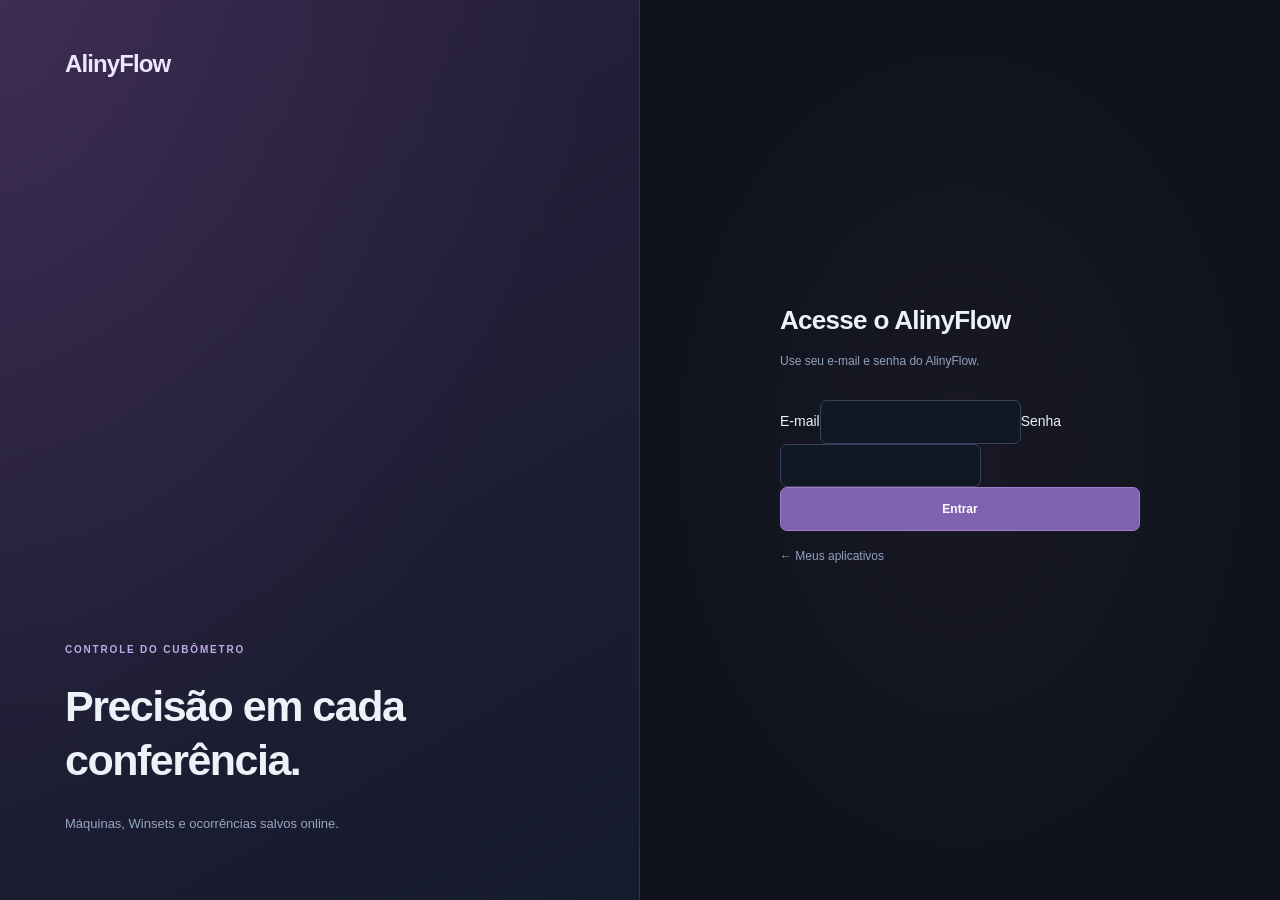
<file: conferencia.html>
<!doctype html><html lang="pt-BR"><head><meta charset="UTF-8"><meta name="viewport" content="width=device-width,initial-scale=1"><title>AlinyFlow · Cubômetro</title><link rel="stylesheet" href="./conferencia.css?v=20261102-2"></head><body><div id="root"></div><script src="./conferencia-client.js"></script><script type="module" src="./conferencia.bundle.js?v=20261102-2"></script></body></html>
</file>
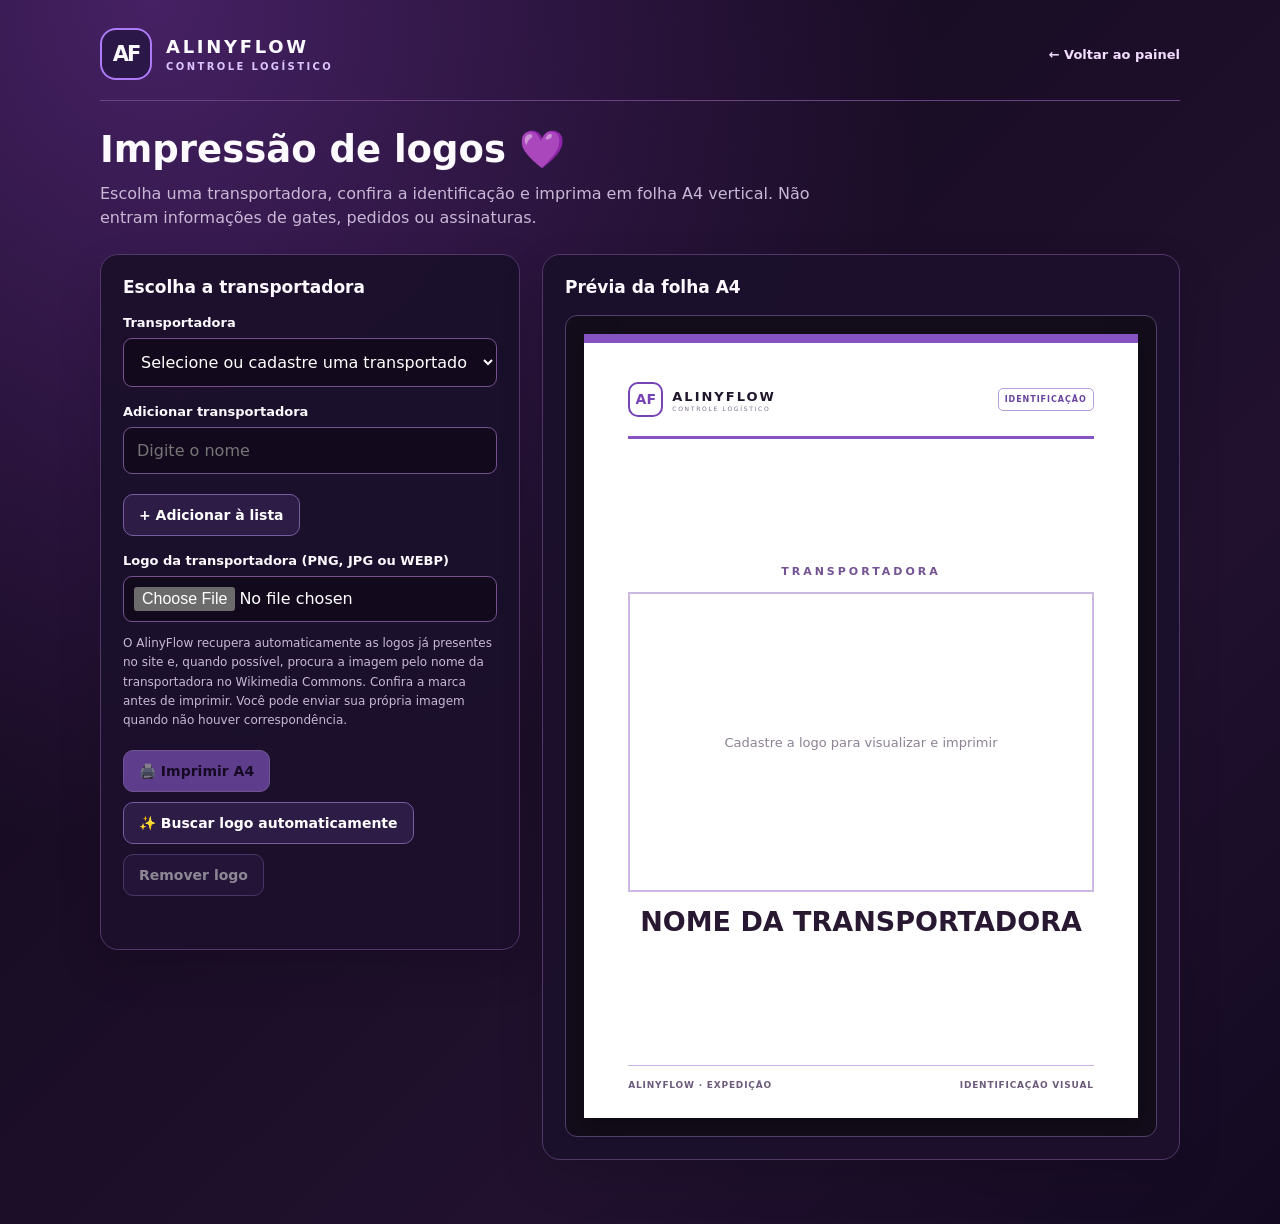
<file: imprimir-logos.html>
<!doctype html>
<html lang="pt-BR">
<head>
<meta charset="utf-8">
<meta name="viewport" content="width=device-width, initial-scale=1">
<title>Imprimir logos das transportadoras | AlinyFlow</title>
<meta name="theme-color" content="#120a20">
<style>
:root{color-scheme:dark;font-family:Inter,system-ui,-apple-system,"Segoe UI",Arial,sans-serif;--purple:#ad7af8;--deep:#120a20;--panel:#21152f;--border:#53376b;--text:#fcf9ff;--muted:#c8b8d6}
*{box-sizing:border-box}
body{margin:0;background:radial-gradient(ellipse at 12% 0%,#462164 0,transparent 49%),linear-gradient(135deg,#100719,#21112f 70%,#130a21);color:var(--text);min-height:100vh}
main{max-width:1120px;margin:0 auto;padding:28px 20px 64px}
.head{display:flex;justify-content:space-between;align-items:center;gap:16px;flex-wrap:wrap;padding:0 0 20px;border-bottom:1px solid #6b4383}
.identity{display:flex;align-items:center;gap:14px}
.mark{display:grid;place-items:center;width:52px;height:52px;border:2px solid #ad7af8;border-radius:16px;background:#2c1749;font-size:21px;font-weight:900;letter-spacing:-2px}
.brand{font-weight:900;letter-spacing:.15em;font-size:18px}
.overline{display:block;color:#dbc5ff;font-size:10px;letter-spacing:.24em;margin-top:4px;font-weight:700}
a{color:#f3ddff;text-decoration:none}
a:hover{text-decoration:underline}
h1{font-size:clamp(25px,4vw,37px);line-height:1.15;margin:28px 0 10px}
.intro{max-width:760px;color:var(--muted);margin:0 0 23px;line-height:1.55}
.layout{display:grid;grid-template-columns:minmax(280px,420px) minmax(290px,1fr);gap:22px;align-items:start}
.panel{border:1px solid var(--border);background:rgba(27,16,44,.97);padding:22px;border-radius:18px;box-shadow:0 18px 45px #0002}
h2{font-size:17px;margin:0 0 18px}
label{display:block;font-weight:700;font-size:13px;margin:17px 0 8px}
input,select{display:block;width:100%;font:inherit;background:#12091d;color:white;padding:13px;border:1px solid #75518d;border-radius:9px;min-height:46px}
input[type=file]{padding:10px}
input:focus,select:focus{outline:2px solid var(--purple);outline-offset:2px}
.actions{display:flex;flex-wrap:wrap;gap:10px;margin-top:20px}
button,.button{border:1px solid #775c9f;background:#2d1c46;color:white;border-radius:10px;padding:12px 15px;font:700 14px system-ui;cursor:pointer}
button.primary{background:#a16bef;color:#13051d;border-color:#c59aff}
button:disabled{opacity:.5;cursor:not-allowed}
.help{font-size:12px;color:var(--muted);line-height:1.6;margin:12px 0 0}
#status{min-height:18px;color:#d5f5dd;font-size:12px;margin-top:13px}
.preview-wrap{padding:18px;border-radius:12px;border:1px solid #523f68;background:#130d1b;overflow:auto}
.paper{background:white;color:#20162c;aspect-ratio:210/297;width:100%;min-height:400px;display:flex;flex-direction:column;border-top:9px solid #8553c2;padding:7% 8% 5%;box-shadow:0 8px 23px #0005}
.paper-head{display:flex;align-items:center;justify-content:space-between;gap:8px;border-bottom:3px solid #8553c2;padding-bottom:19px}
.paper-logo{display:flex;align-items:center;gap:9px}
.paper-mark{display:grid;place-items:center;width:35px;height:35px;color:#7543b4;border:2px solid #7543b4;border-radius:10px;font-size:14px;font-weight:900}
.paper-head strong{font-size:13px;letter-spacing:2px}
.paper-head small{display:block;font-size:6px;letter-spacing:1.7px;color:#7d6e8c}
.paper-badge{border:1px solid #b69cd8;border-radius:5px;padding:6px;color:#68439e;font-size:8px;font-weight:800;letter-spacing:.12em}
.paper-middle{display:flex;flex:1;flex-direction:column;justify-content:center;align-items:center;min-height:0;padding:25px 0;gap:14px}
.eyebrow{font-weight:800;letter-spacing:3px;color:#745394;font-size:11px;text-align:center}
.logo-frame{display:flex;align-items:center;justify-content:center;border:2px solid #cbb9e2;width:100%;height:52%;min-height:145px;background:#fff;padding:15px}
.logo-frame img{display:block;max-width:100%;max-height:100%;object-fit:contain}
.placeholder{text-align:center;color:#8c8194;font-size:13px;padding:20px}
.carrier-title{font-size:clamp(16px,3vw,27px);font-weight:900;color:#281831;line-height:1.2;text-align:center;overflow-wrap:anywhere;max-width:100%;text-transform:uppercase}
.paper-foot{border-top:1px solid #c9b2e5;padding-top:14px;display:flex;justify-content:space-between;font-size:9px;font-weight:800;letter-spacing:.8px;color:#6d5b7c}
.back{font-size:13px;font-weight:700}
@media(max-width:800px){.layout{grid-template-columns:1fr}.panel{padding:16px}.paper{max-width:500px;margin:auto}}
@media print {
  @page{size:A4 portrait;margin:0}
  :root{color-scheme:light}
  body{margin:0!important;background:#fff!important;color:#000!important;min-height:0!important}
  body>*:not(#printSheet){display:none!important}
  #printSheet{display:flex!important}
  .paper{width:210mm!important;height:297mm!important;min-height:0!important;max-height:297mm!important;aspect-ratio:auto!important;box-shadow:none!important;border-top:4mm solid #8553c2!important;padding:14mm 17mm 11mm!important;break-inside:avoid!important;print-color-adjust:exact;-webkit-print-color-adjust:exact}
  .paper-head{padding-bottom:6mm!important}.paper-mark{width:13mm;height:13mm}
  .paper-head strong{font-size:14pt}.paper-head small{font-size:7pt}.paper-badge{font-size:8pt}
  .paper-middle{padding:10mm 0!important;gap:8mm!important}
  .logo-frame{height:128mm!important;min-height:128mm!important;padding:10mm!important}
  .logo-frame img{max-height:110mm!important}
  .eyebrow{font-size:10pt}.carrier-title{font-size:24pt;max-height:42mm;overflow:hidden}
  .paper-foot{font-size:8pt;padding-top:6mm!important}
}
#printSheet{display:none}
</style>
</head>
<body>
<main>
  <header class="head">
    <div class="identity"><div class="mark">AF</div><div><div class="brand">ALINYFLOW</div><span class="overline">CONTROLE LOGÍSTICO</span></div></div>
    <div style="display:flex;gap:16px;flex-wrap:wrap"><a class="back" href="./">← Voltar ao painel</a></div>
  </header>
  <h1>Impressão de logos 💜</h1>
  <p class="intro">Escolha uma transportadora, confira a identificação e imprima em folha A4 vertical. Não entram informações de gates, pedidos ou assinaturas.</p>
  <div class="layout">
    <section class="panel" aria-label="Configurar impressão">
      <h2>Escolha a transportadora</h2>
      <label for="carrier">Transportadora</label>
      <select id="carrier"><option value="">Selecione ou cadastre uma transportadora</option></select>
      <label for="newCarrier">Adicionar transportadora</label>
      <input id="newCarrier" placeholder="Digite o nome" maxlength="100" autocomplete="off">
      <div class="actions"><button id="addCarrier" type="button">+ Adicionar à lista</button></div>
      <label for="upload">Logo da transportadora (PNG, JPG ou WEBP)</label>
      <input id="upload" type="file" accept="image/png,image/jpeg,image/webp">
      <p class="help">O AlinyFlow recupera automaticamente as logos já presentes no site e, quando possível, procura a imagem pelo nome da transportadora no Wikimedia Commons. Confira a marca antes de imprimir. Você pode enviar sua própria imagem quando não houver correspondência.</p>
      <div class="actions">
        <button class="primary" id="print" type="button" disabled>🖨️ Imprimir A4</button>
        <button id="autoSearch" type="button">✨ Buscar logo automaticamente</button>
        <button id="remove" type="button" disabled>Remover logo</button>
      </div>
      <div id="status" role="status" aria-live="polite"></div>
    </section>
    <section class="panel" aria-label="Prévia de impressão">
      <h2>Prévia da folha A4</h2>
      <div class="preview-wrap"><div id="screenPaper"></div></div>
    </section>
  </div>
</main>
<div id="printSheet" aria-hidden="true"></div>
<script src="./auto-logo-lookup.js"></script>
<script>
(function(){
  'use strict';
  var key='alinyflow_logos_individuais_v1';
  var catalogKey='alinyflow_carrier_catalog_v1';
  var state={names:[],logos:{}};
  var autoChecked={},autoPending={},logoSources={};
  var $=function(id){return document.getElementById(id)};
  function clean(s){return String(s||'').trim().replace(/\s+/g,' ')}
  function norm(s){return clean(s).normalize('NFD').replace(/[\u0300-\u036f]/g,'').toLowerCase()}
  function validSrc(s){return typeof s==='string' && (/^data:image\/(png|jpeg|webp);base64,/i.test(s)||/^https:\/\//i.test(s))}
  function addName(name){name=clean(name);if(name && !state.names.some(function(x){return norm(x)===norm(name)})) state.names.push(name)}
  function safeParse(raw){try{return JSON.parse(raw)}catch(e){return null}}
  function normalizedMatch(a,b){
    if(norm(a)===norm(b))return true;
    var normalizeBusiness=window.afAutoLogos&&window.afAutoLogos.businessName;
    return !!(normalizeBusiness&&normalizeBusiness(a).length>=5&&normalizeBusiness(a)===normalizeBusiness(b));
  }
  function mergeLogos(obj,onlyMissing){
    if(!obj||typeof obj!=='object'||Array.isArray(obj))return;
    Object.keys(obj).forEach(function(name){
      var value=obj[name];
      if(!validSrc(value))return;
      addName(name);
      if(!onlyMissing || !srcFor(name)) state.logos[name]=value;
    })
  }
  // Recupera mapas de logos utilizados em versões anteriores do mesmo site.
  function restore(){
    var saved=safeParse(localStorage.getItem(key));
    if(saved&&Array.isArray(saved.names))saved.names.forEach(addName);
    if(saved&&saved.logos)mergeLogos(saved.logos,false);
    var catalog=safeParse(localStorage.getItem(catalogKey));
    if(Array.isArray(catalog)) catalog.forEach(addName);
    try{
      for(var i=0;i<localStorage.length;i++){
        var storageKey=localStorage.key(i);
        if(storageKey===key || !/logo/i.test(storageKey||''))continue;
        var obj=safeParse(localStorage.getItem(storageKey));
        mergeLogos(obj,true);
      }
    }catch(e){}
  }
  function save(){
    try{localStorage.setItem(key,JSON.stringify(state));localStorage.setItem(catalogKey,JSON.stringify(state.names));return true}
    catch(e){notice('Sem espaço para salvar permanentemente. A logo permanece disponível nesta página.');return false}
  }
  function notice(message){$('status').textContent=message}
  function selected(){return $('carrier').value}
  function srcFor(name){
    var key=Object.keys(state.logos).find(function(k){return normalizedMatch(k,name)});
    return key ? state.logos[key] : null;
  }
  async function loadSiteLogos(){
    if(!window.afAutoLogos)return;
    var all=await window.afAutoLogos.bundled();
    var count=Object.keys(all).length;
    mergeLogos(all,true); // Nunca substitui uma logo enviada pela pessoa.
    render();
    if(selected()) await ensureAuto(selected());
    if(count&&srcFor(selected()))notice('Logo recuperada automaticamente do AlinyFlow. Confira a prévia e imprima.');
  }
  async function ensureAuto(name,force){
    if(!name || srcFor(name))return;
    var key=norm(name);
    if(autoPending[key])return autoPending[key];
    if(autoChecked[key]&&!force)return;
    autoChecked[key]=true;
    if(!window.afAutoLogos)return;
    notice('Procurando a logo de '+name+' automaticamente…');
    autoPending[key]=(async function(){
      try{
        var result=await window.afAutoLogos.lookup(name);
        if(result&&validSrc(result.src)&&!srcFor(name)){
          var verify=new Image();verify.src=result.src;
          if(verify.decode)await verify.decode();
          state.logos[name]=result.src;logoSources[key]=result.source;
          save();render();
          if(selected()===name)notice('Logo encontrada no '+result.source+'. Confira a marca na prévia antes de imprimir.');
        }else if(selected()===name && !srcFor(name)){
          notice('Não encontrei uma logo segura para esse nome. Você pode enviar uma imagem da transportadora.');
        }
      }catch(e){
        if(selected()===name&&!srcFor(name))notice('Busca automática indisponível agora. Você ainda pode enviar a logo.');
      }finally{delete autoPending[key];}
    })();
    return autoPending[key];
  }
  function makePaper(name,src){
    var paper=document.createElement('div');paper.className='paper';
    var head=document.createElement('div');head.className='paper-head';
    var left=document.createElement('div');left.className='paper-logo';
    var emblem=document.createElement('span');emblem.className='paper-mark';emblem.textContent='AF';
    var brand=document.createElement('div');
    var strong=document.createElement('strong');strong.textContent='ALINYFLOW';
    var small=document.createElement('small');small.textContent='CONTROLE LOGÍSTICO';
    brand.append(strong,small);left.append(emblem,brand);
    var badge=document.createElement('span');badge.className='paper-badge';badge.textContent='IDENTIFICAÇÃO';
    head.append(left,badge);
    var middle=document.createElement('div');middle.className='paper-middle';
    var eyebrow=document.createElement('div');eyebrow.className='eyebrow';eyebrow.textContent='TRANSPORTADORA';
    var frame=document.createElement('div');frame.className='logo-frame';
    if(src){var img=document.createElement('img');img.src=src;img.alt='Logo de '+name;frame.append(img)}
    else {var blank=document.createElement('div');blank.className='placeholder';blank.textContent='Cadastre a logo para visualizar e imprimir';frame.append(blank)}
    var title=document.createElement('div');title.className='carrier-title';title.textContent=name||'Nome da transportadora';
    middle.append(eyebrow,frame,title);
    var foot=document.createElement('div');foot.className='paper-foot';
    var f1=document.createElement('span');f1.textContent='ALINYFLOW · EXPEDIÇÃO';
    var f2=document.createElement('span');f2.textContent='IDENTIFICAÇÃO VISUAL';
    foot.append(f1,f2);paper.append(head,middle,foot);
    return paper;
  }
  function render(){
    var current=selected();
    state.names.sort(function(a,b){return a.localeCompare(b,'pt-BR')});
    var select=$('carrier');
    select.replaceChildren(new Option('Selecione ou cadastre uma transportadora',''));
    state.names.forEach(function(n){select.add(new Option(n,n))});
    if(state.names.includes(current))select.value=current;
    if(!select.value && state.names.length===1)select.value=state.names[0];
    var name=selected(),src=srcFor(name);
    $('screenPaper').replaceChildren(makePaper(name,src));
    $('print').disabled=!name||!src;
    $('remove').disabled=!name||!src;
  }
  $('addCarrier').addEventListener('click',function(){
    var name=clean($('newCarrier').value);
    if(!name){notice('Digite o nome da transportadora.');return}
    addName(name);save();render();
    var matched=state.names.find(function(s){return norm(s)===norm(name)});
    $('carrier').value=matched;
    $('newCarrier').value='';render();
    notice('Transportadora adicionada. Buscando a logo automaticamente…');
    ensureAuto(matched);
  });
  $('newCarrier').addEventListener('keydown',function(e){if(e.key==='Enter')$('addCarrier').click()});
  $('carrier').addEventListener('change',function(){render();notice('');ensureAuto(selected())});
  $('autoSearch').addEventListener('click',function(){var name=selected();if(!name){notice('Selecione uma transportadora primeiro.');return}if(srcFor(name)){notice('Esta transportadora já tem uma logo. Para substituir, envie uma imagem ou remova a atual.');return}ensureAuto(name,true)});
  $('upload').addEventListener('change',function(){
    var file=this.files&&this.files[0],name=selected();
    if(!name){notice('Selecione primeiro a transportadora.');this.value='';return}
    if(!file)return;
    if(!/^image\/(png|jpeg|webp)$/.test(file.type)){notice('Escolha um arquivo PNG, JPG ou WEBP.');this.value='';return}
    if(file.size>1500000){notice('Escolha uma imagem de até 1,5 MB.');this.value='';return}
    var reader=new FileReader;
    reader.onload=function(){state.logos[name]=reader.result;save();render();notice('Logo pronta para imprimir.')};
    reader.onerror=function(){notice('Não foi possível abrir a imagem.')};
    reader.readAsDataURL(file);this.value='';
  });
  $('remove').addEventListener('click',function(){
    var name=selected();
    Object.keys(state.logos).forEach(function(k){if(normalizedMatch(k,name))delete state.logos[k]});
    save();render();notice('Logo removida.');
  });
  $('print').addEventListener('click',function(){
    var name=selected(),src=srcFor(name);
    if(!name||!src){notice('Escolha a transportadora e cadastre uma logo antes de imprimir.');return}
    $('printSheet').replaceChildren(makePaper(name,src));
    var img=$('printSheet').querySelector('img');
    var imageReady = img && (img.decode ? img.decode() : (img.complete && img.naturalWidth > 0 ? Promise.resolve() : Promise.reject(new Error('Imagem não carregada'))));
    Promise.resolve(imageReady)
      .then(function(){window.print()})
      .catch(function(){notice('A logo não carregou corretamente. Confira a prévia ou envie outra imagem antes de imprimir.')});
  });
  restore();render();
  loadSiteLogos();
})();
</script>
</body>
</html>
</file>
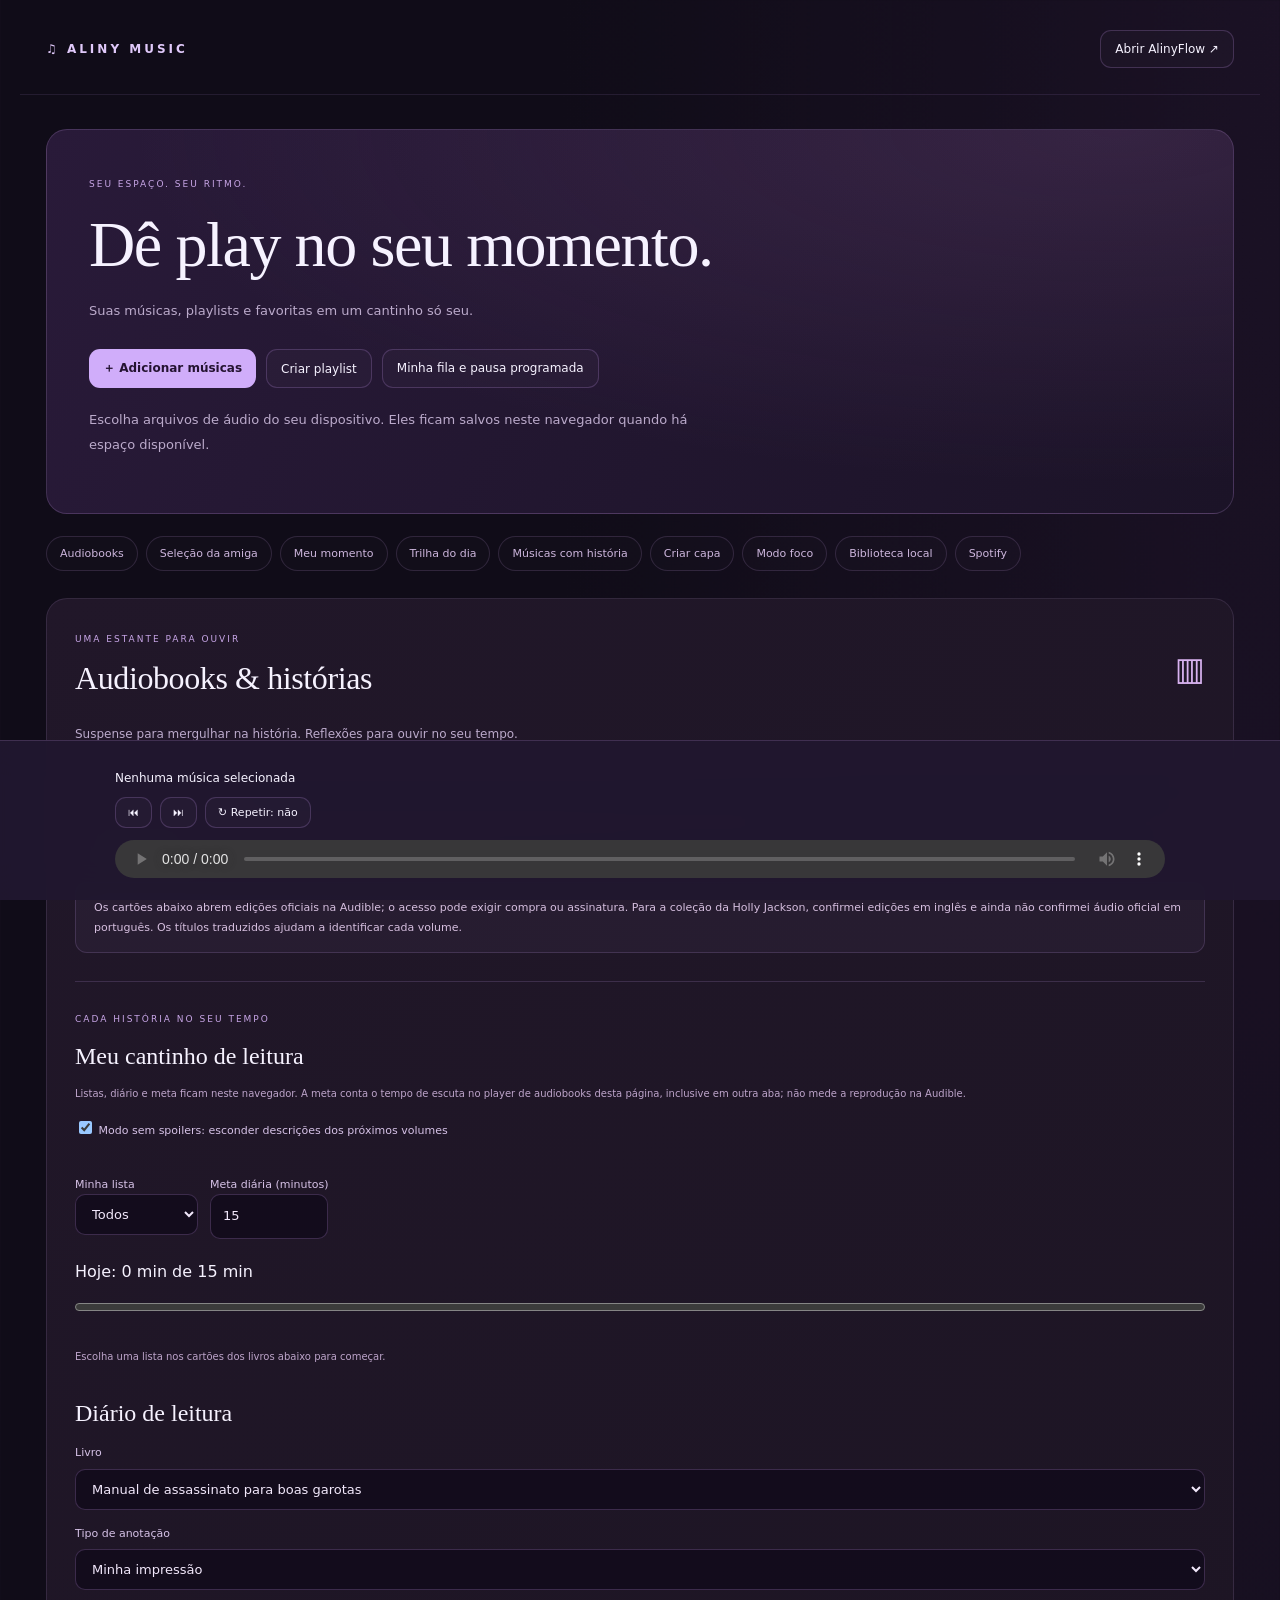
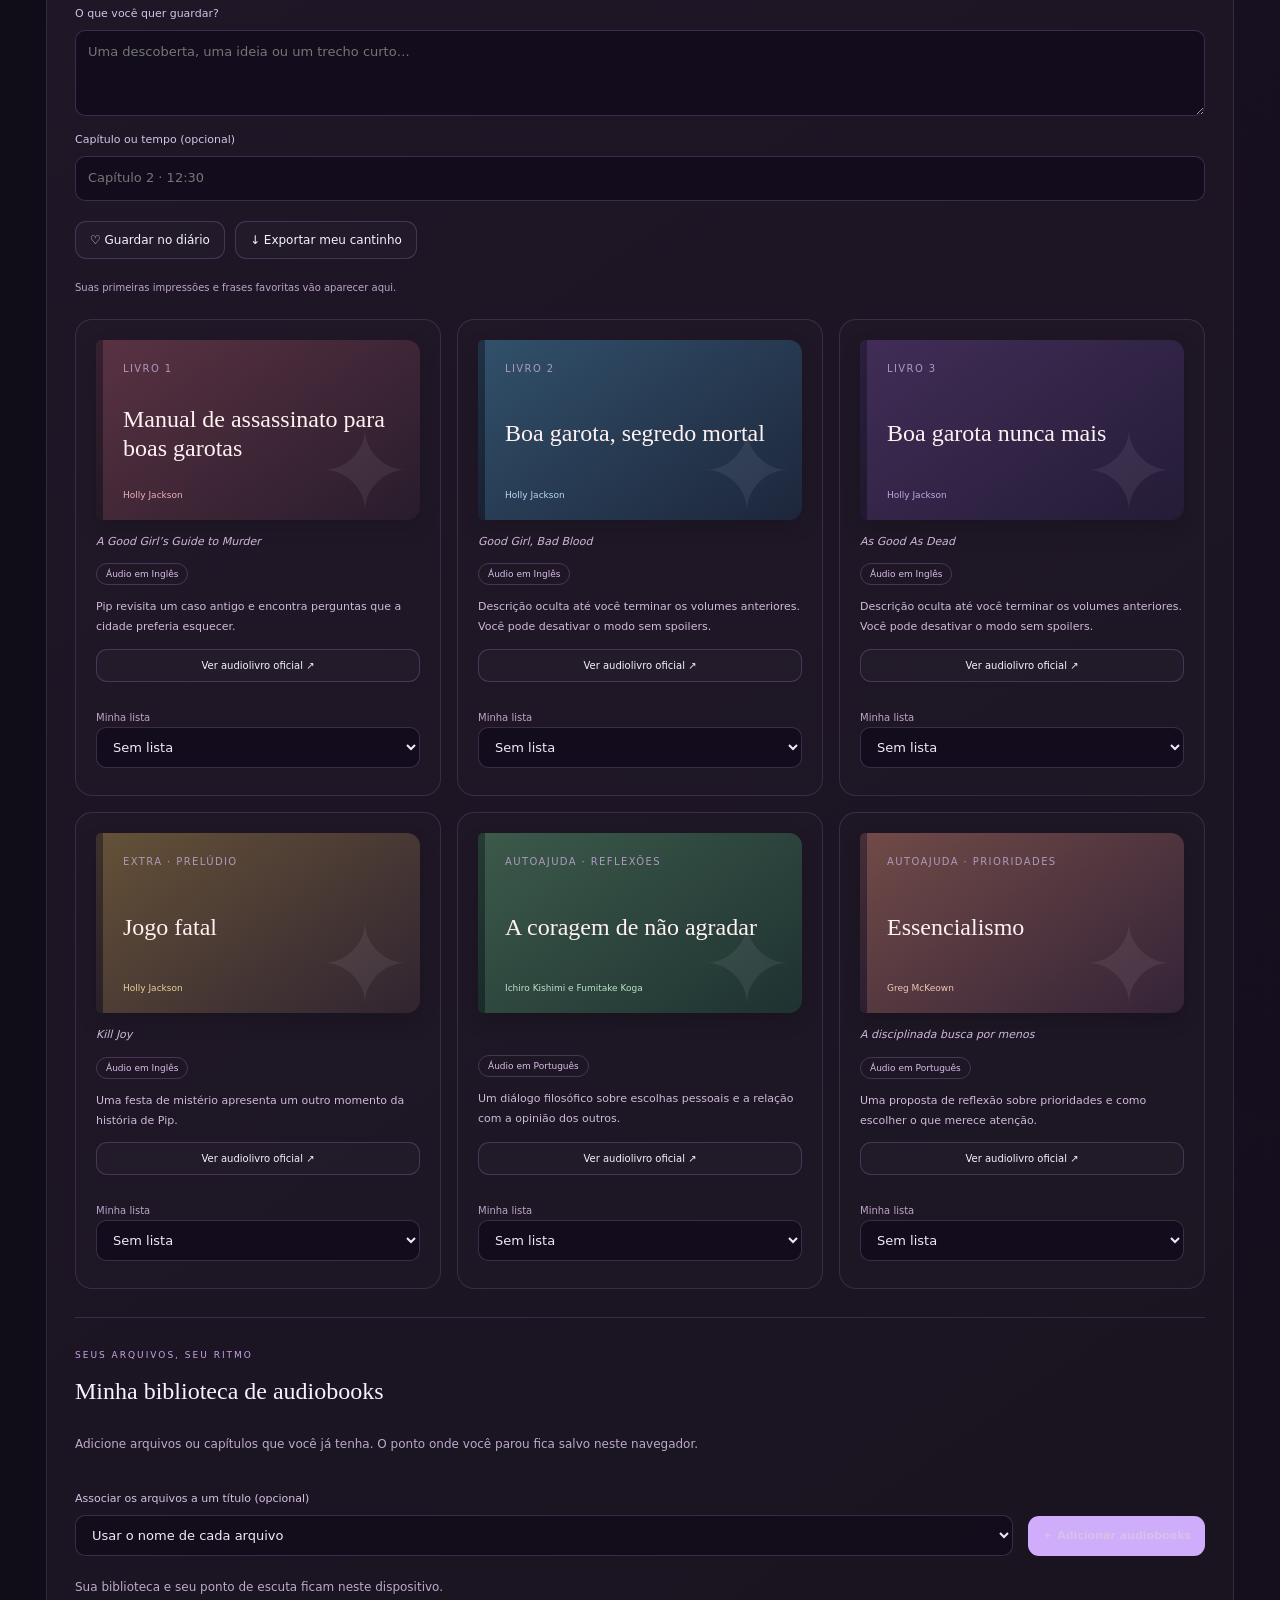
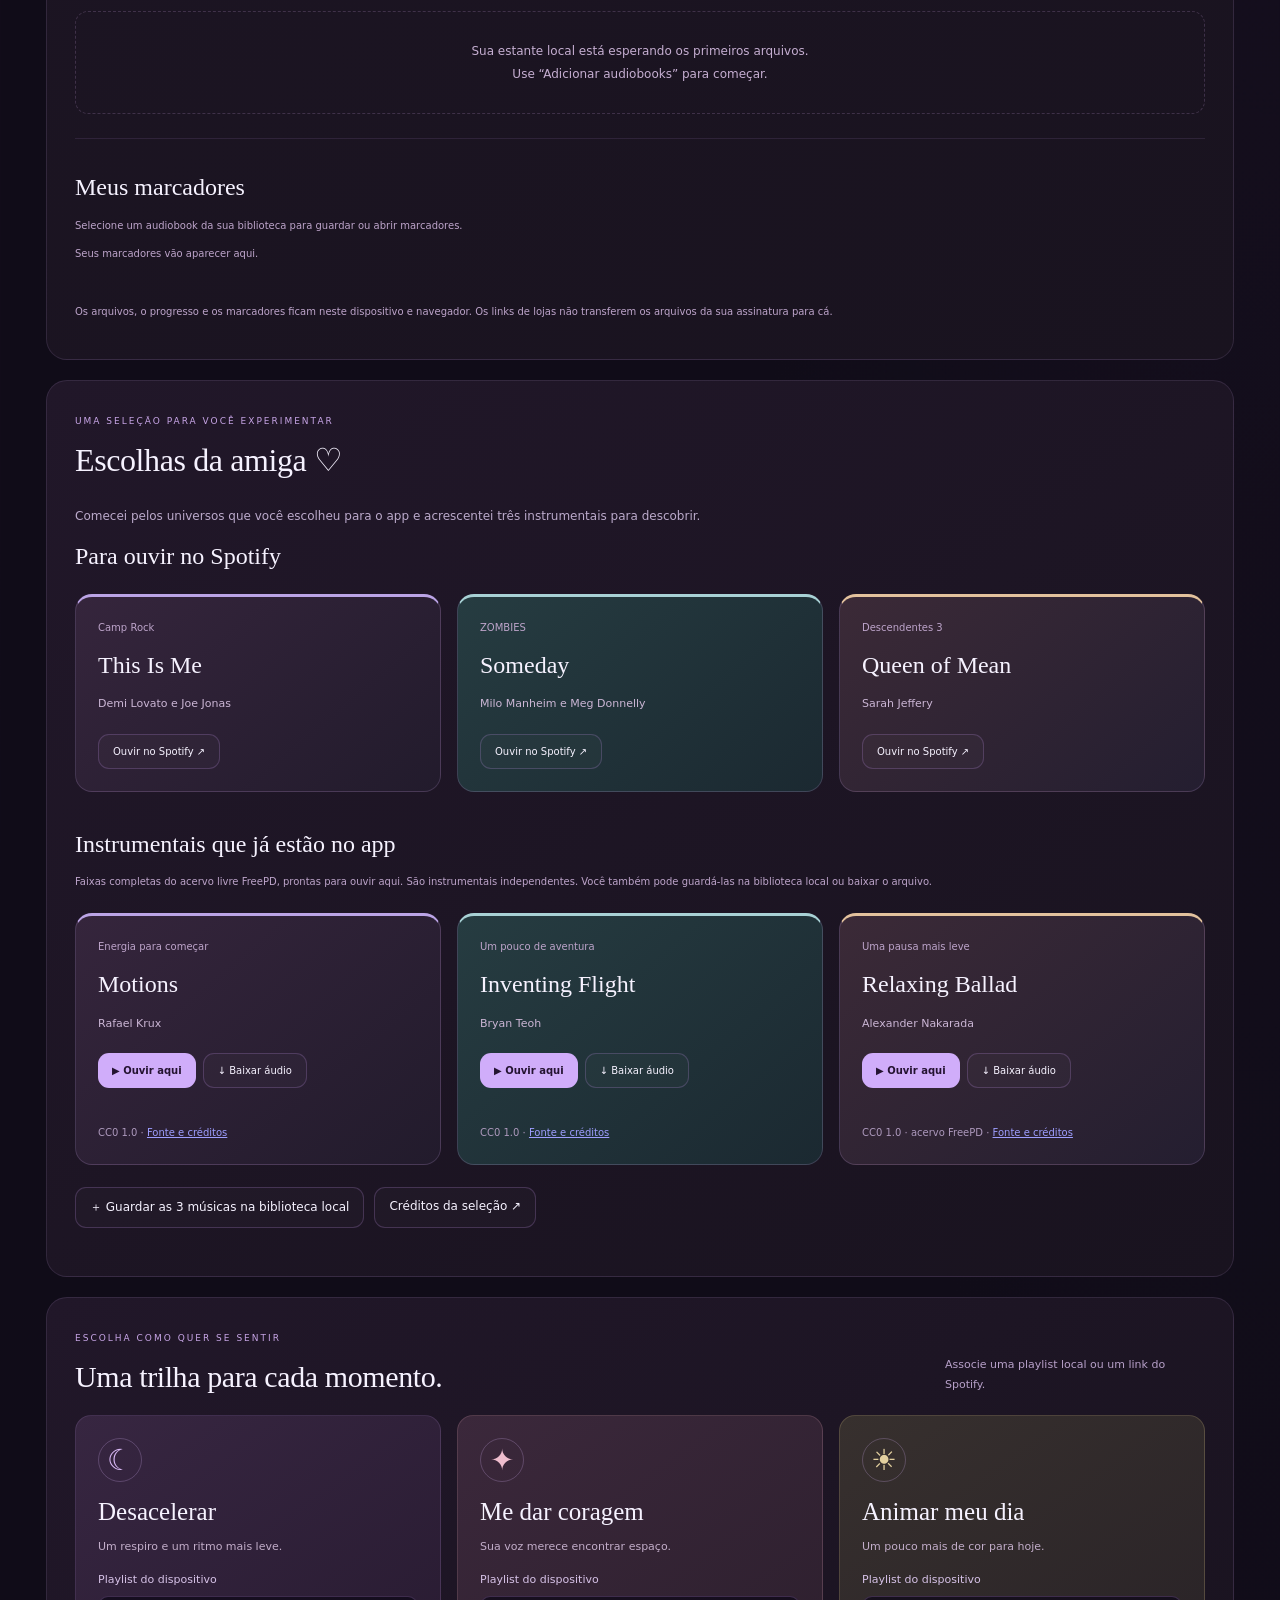
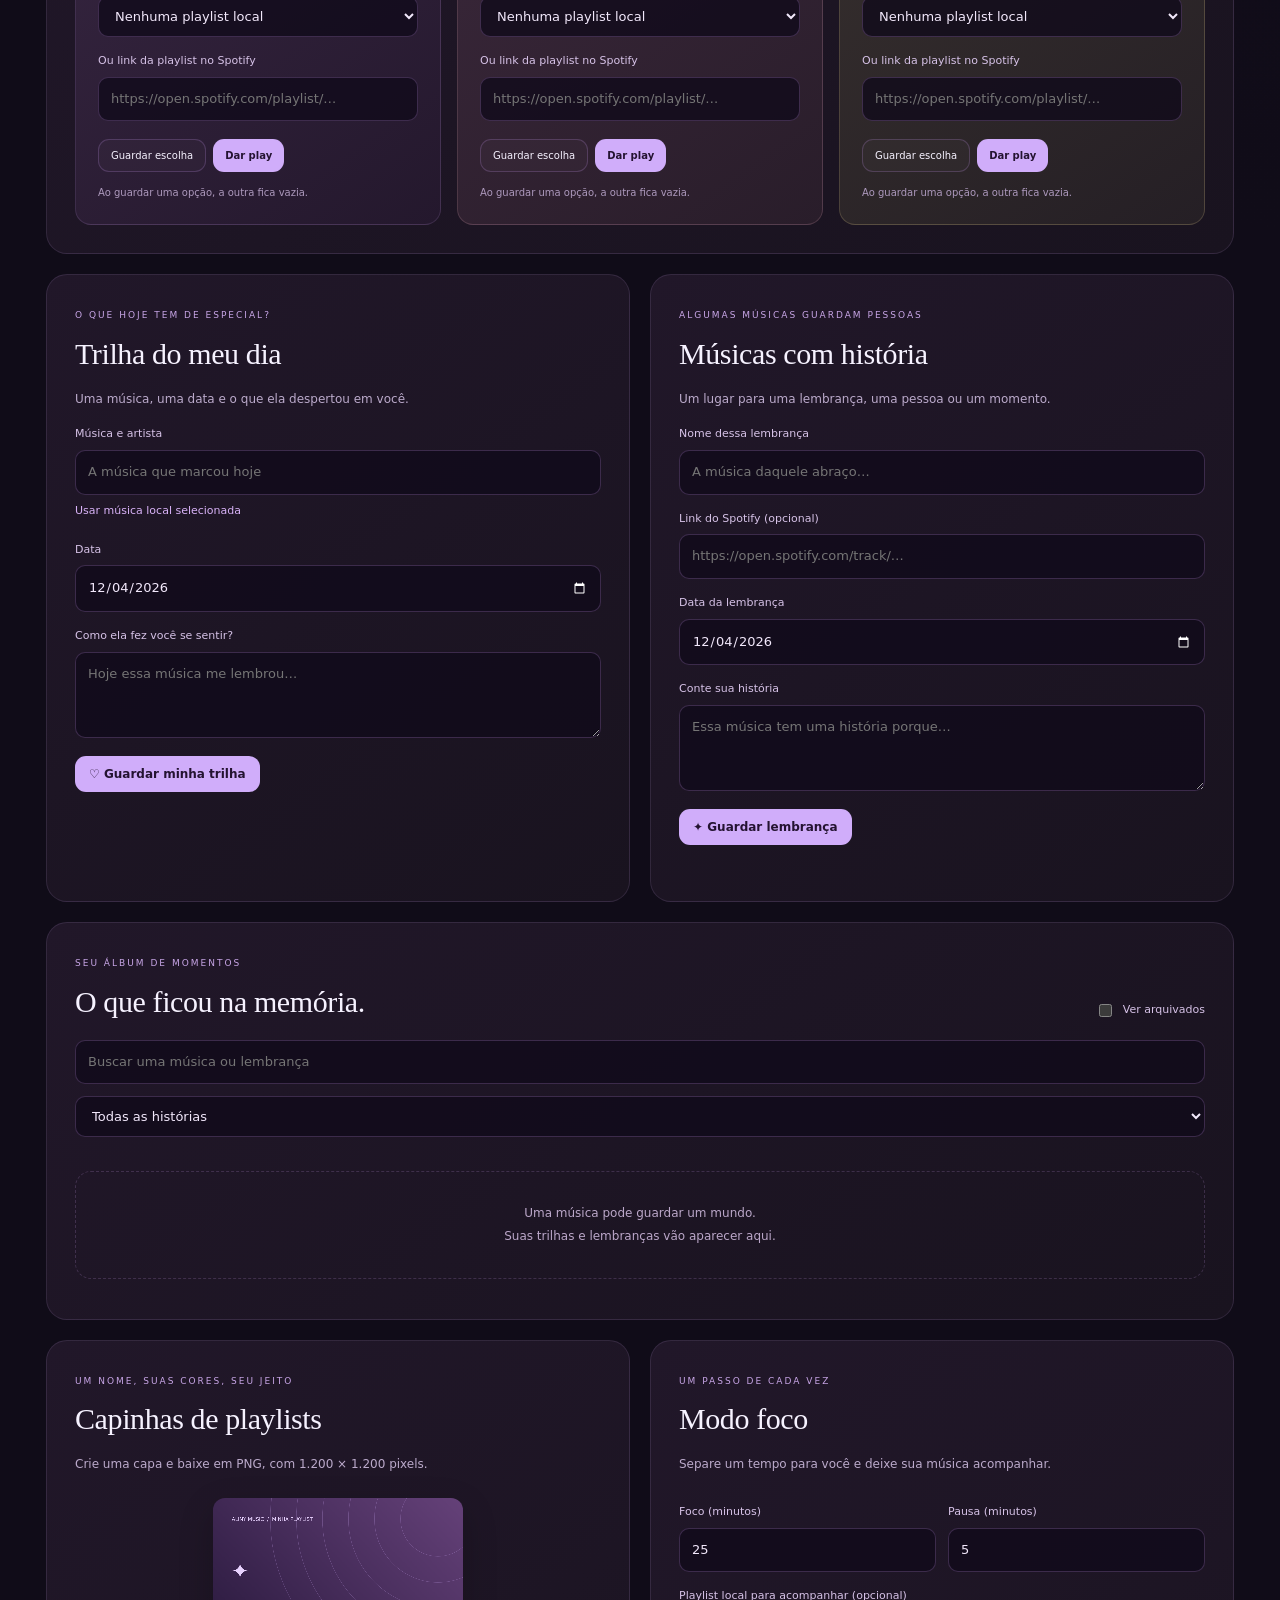
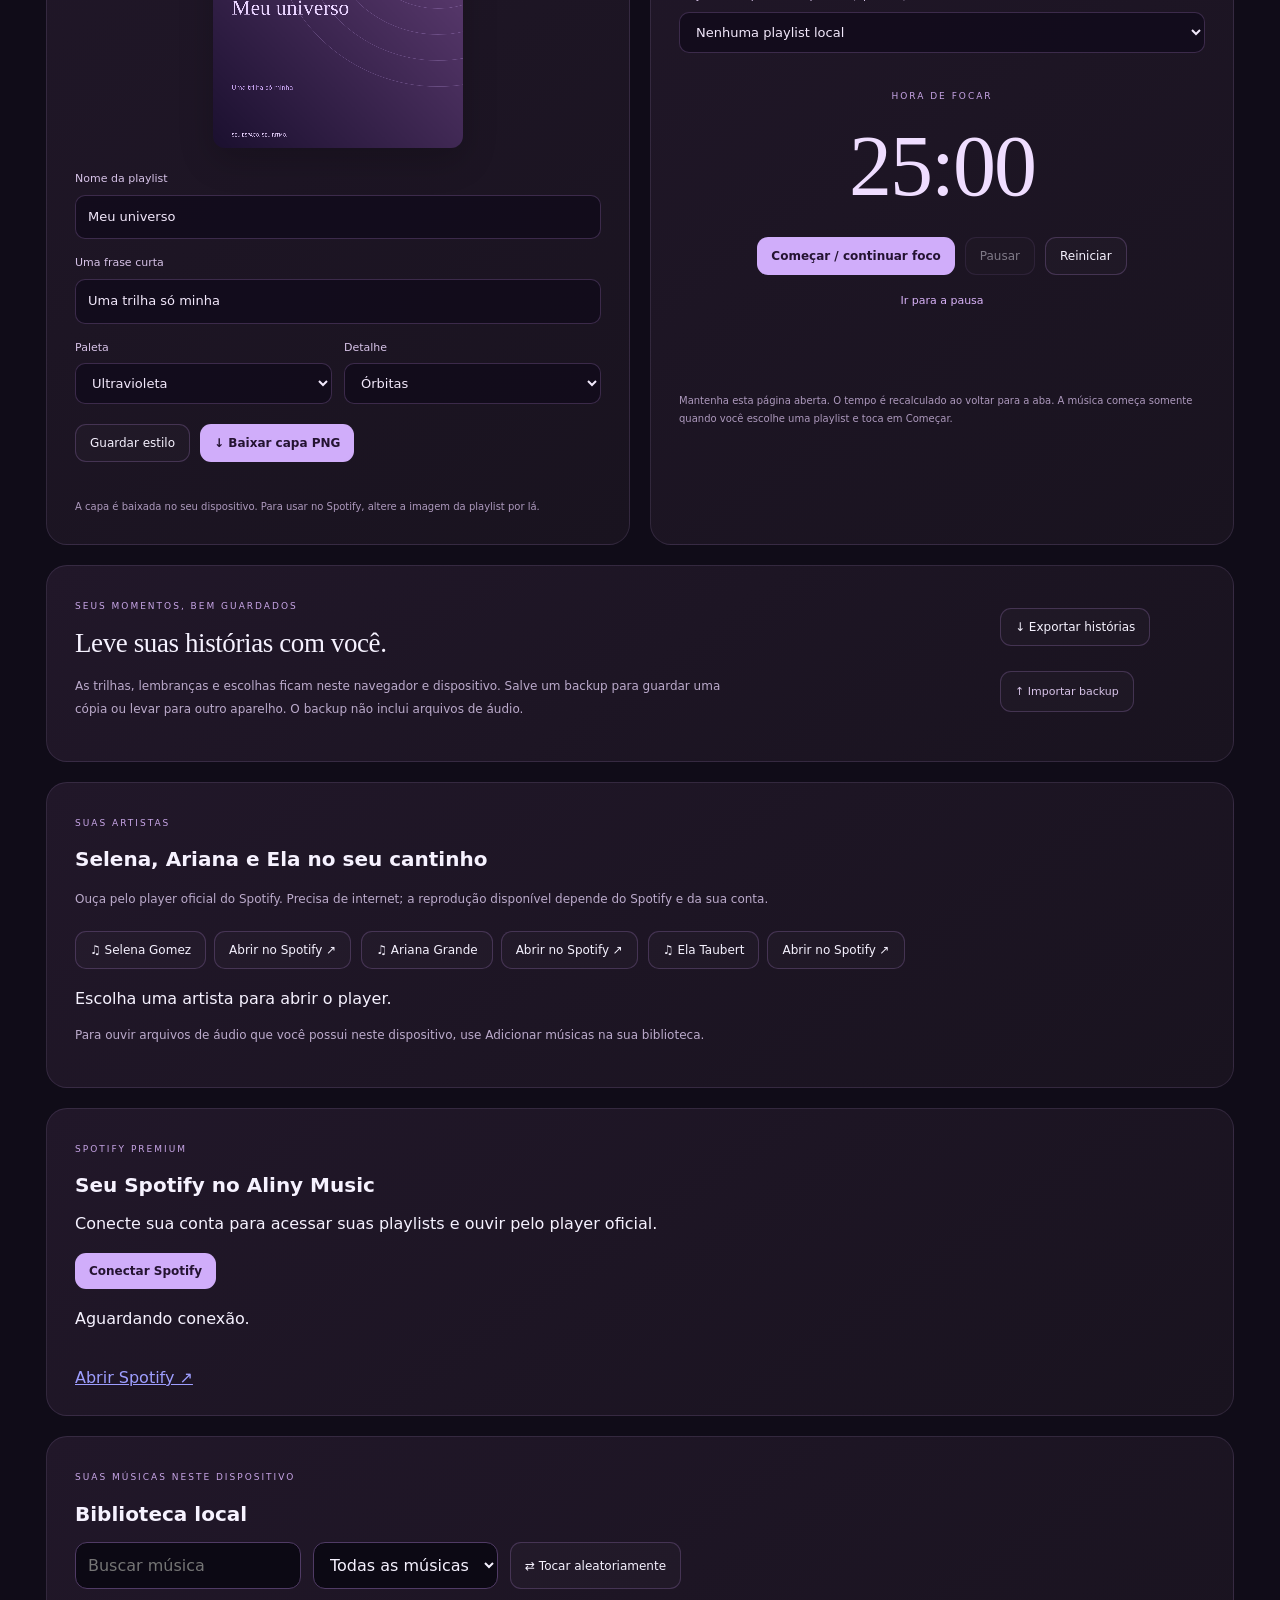
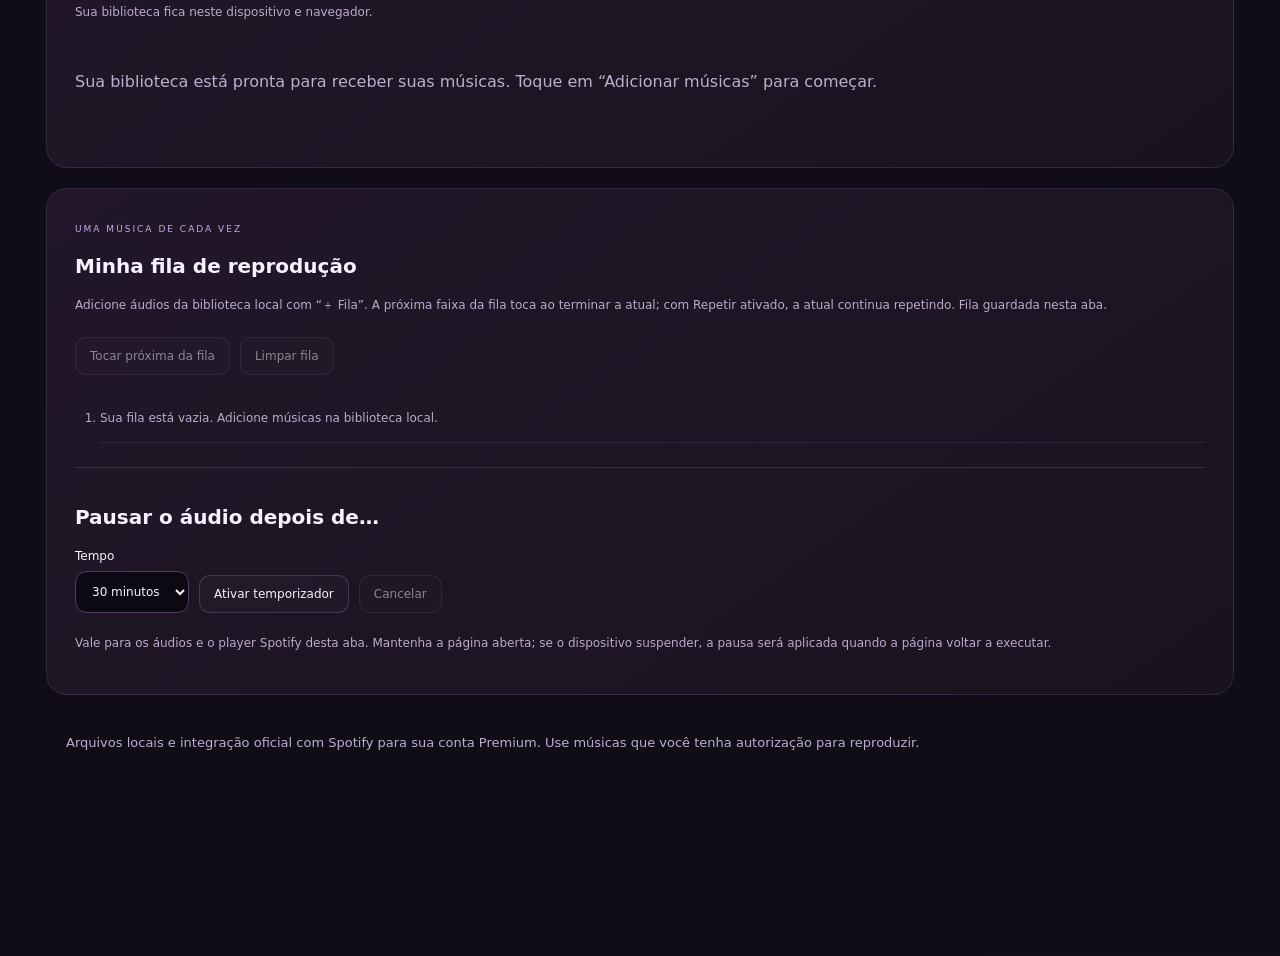
<file: music.html>
<!doctype html><html lang="pt-BR"><meta charset="utf-8"><meta name="viewport" content="width=device-width,initial-scale=1"><title>Aliny Music</title><style>
:root{color-scheme:dark;font-family:system-ui;background:#0c0914;color:#f6f2ff}*{box-sizing:border-box}body{margin:0}button,input,select{font:inherit}button,a,label{ -webkit-tap-highlight-color:transparent}button,.button{border:1px solid #4e3b69;background:#271c39;color:inherit;padding:12px 18px;border-radius:14px;cursor:pointer;text-decoration:none}button:hover,.button:hover{background:#44305e}button:focus-visible,a:focus-visible,input:focus-visible,select:focus-visible{outline:3px solid #d8aaff;outline-offset:3px}header,main{max-width:1100px;margin:auto;padding:26px}header{display:flex;justify-content:space-between;align-items:center}h1{font-size:clamp(38px,7vw,70px);margin:12px 0}h2{font-size:20px}.muted{color:#bcafcc}section{background:#171020;border:1px solid #342842;border-radius:24px;padding:24px;margin-bottom:20px}.hero{background:radial-gradient(ellipse at top right,#613c86,transparent 75%),#20132e}.tag{color:#e2b6ff;letter-spacing:3px;font-size:12px}.actions{display:flex;gap:10px;flex-wrap:wrap;margin:20px 0}.primary{background:#c59aff;color:#1d102d;border:0;font-weight:700}input,select{background:#0c0914;border:1px solid #503b65;color:inherit;padding:12px;border-radius:12px;max-width:100%}.filters{display:flex;gap:12px;flex-wrap:wrap}.track{display:flex;align-items:center;gap:12px;padding:14px 0;border-bottom:1px solid #342842}.track .info{flex:1;min-width:0;overflow-wrap:anywhere}.track small{display:block;color:#bcafcc}.playing{color:#dfb7ff}.player{position:sticky;bottom:0;background:#21172ff5;border-top:1px solid #62477d;padding:18px;backdrop-filter:blur(20px)}.player-inner{max-width:1050px;margin:auto}.controls{display:flex;gap:8px;align-items:center;flex-wrap:wrap}audio{width:100%;margin-top:12px}.empty{padding:32px 0;color:#bcafcc}footer{padding:20px;color:#bcafcc;font-size:13px}@media(max-width:600px){header,main{padding:16px}section{padding:18px}.track{flex-wrap:wrap}.track .info{min-width:55%}.filters input{width:100%}}
</style><header><b>♫ ALINY MUSIC</b><a class="button" href="./">Abrir AlinyFlow ↗</a></header><main><section class="hero"><span class="tag">SEU ESPAÇO. SEU RITMO.</span><h1>Dê play no seu momento.</h1><p class="muted">Suas músicas, playlists e favoritas em um cantinho só seu.</p><div class="actions"><label class="button primary">＋ Adicionar músicas<input id="files" type="file" accept="audio/*,.mp3,.m4a,.wav,.ogg,.flac" multiple hidden></label><button id="newPlaylist">Criar playlist</button></div><p class="muted">Escolha arquivos de áudio do seu dispositivo. Eles ficam salvos neste navegador quando há espaço disponível.</p></section><section id="localLibrary"><span class="tag">SUAS MÚSICAS NESTE DISPOSITIVO</span><h2>Biblioteca local</h2><div class="filters"><input id="search" type="search" placeholder="Buscar música" aria-label="Buscar música"><select id="view" aria-label="Biblioteca"><option value="all">Todas as músicas</option><option value="favorites">♥ Favoritas</option></select><button id="shuffle">⇄ Tocar aleatoriamente</button></div><p id="message" role="status" aria-live="polite" class="muted"></p><div id="tracks"></div></section><footer>Arquivos locais e integração oficial com Spotify para sua conta Premium. Use músicas que você tenha autorização para reproduzir.</footer></main><div class="player"><div class="player-inner"><p id="now" aria-live="polite">Nenhuma música selecionada</p><div class="controls"><button id="prev" aria-label="Música anterior">⏮</button><button id="next" aria-label="Próxima música">⏭</button><button id="repeat" aria-pressed="false">↻ Repetir: não</button></div><audio id="audio" controls preload="metadata"></audio></div></div><script>
'use strict';
const $=id=>document.getElementById(id), audio=$('audio');let db,tracks=[],playlists=[],current=null,url=null;
const request=r=>new Promise((resolve,reject)=>{r.onsuccess=()=>resolve(r.result);r.onerror=()=>reject(r.error)});
const escape=s=>String(s).replace(/[&<>"']/g,c=>({'&':'&amp;','<':'&lt;','>':'&gt;','"':'&quot;',"'":'&#39;'}[c]));
function message(s){$('message').textContent=s}
async function save(store,value){if(!db)throw Error('Armazenamento indisponível');await new Promise((resolve,reject)=>{const tx=db.transaction(store,'readwrite');tx.objectStore(store).put(value);tx.oncomplete=resolve;tx.onerror=()=>reject(tx.error);tx.onabort=()=>reject(tx.error)})}
function visible(){const view=$('view').value,q=$('search').value.toLocaleLowerCase('pt-BR');return tracks.filter(t=>t.name.toLocaleLowerCase('pt-BR').includes(q)&&(view==='all'||view==='favorites'&&t.favorite||t.playlists.includes(view)))}
function render(){window.dispatchEvent(new Event('aliny-music-library-change'));const view=$('view').value;$('view').innerHTML='<option value="all">Todas as músicas</option><option value="favorites">♥ Favoritas</option>'+playlists.map(p=>`<option value="${p.id}">${escape(p.name)}</option>`).join('');$('view').value=view||'all';const rows=visible();$('tracks').innerHTML=rows.map(t=>`<div class="track ${current===t.id?'playing':''}"><button data-play="${t.id}" aria-label="Tocar ${escape(t.name)}">▶</button><div class="info"><b>${escape(t.name)}</b><small>${t.persisted?'Salva neste navegador':'Disponível nesta sessão'}</small></div><button data-favorite="${t.id}" aria-pressed="${t.favorite}" aria-label="Favoritar ${escape(t.name)}">${t.favorite?'♥':'♡'}</button><button data-add="${t.id}">＋ Playlist</button></div>`).join('')||'<p class="empty">'+(tracks.length?'Nenhuma música neste filtro.':'Sua biblioteca está pronta para receber suas músicas. Toque em “Adicionar músicas” para começar.')+'</p>'}
async function play(id){window.dispatchEvent(new Event('aliny-music-selected'));const t=tracks.find(t=>t.id===id);if(!t)return;audio.pause();if(url)URL.revokeObjectURL(url);url=URL.createObjectURL(t.file);audio.src=url;current=id;$('now').textContent='Tocando: '+t.name;render();try{await audio.play()}catch{message('Toque no botão de reprodução do player para iniciar.')}}
function step(n){if(n>0&&window.alinyQueue?.next())return;const rows=visible();if(!rows.length)return;const i=rows.findIndex(t=>t.id===current);play(rows[(i+n+rows.length)%rows.length].id)}
$('files').onchange=async e=>{const files=[...e.target.files];let failed=0,added=0;for(const file of files){if(!file.type.startsWith('audio/')&&!/\.(mp3|m4a|wav|ogg|flac|aac)$/i.test(file.name))continue;if(tracks.some(t=>t.file.name===file.name&&t.file.size===file.size&&t.file.lastModified===file.lastModified))continue;const t={id:crypto.randomUUID?crypto.randomUUID():Array.from(crypto.getRandomValues(new Uint8Array(16)),n=>n.toString(16).padStart(2,'0')).join(''),name:file.name.replace(/\.[^.]+$/,''),file,favorite:false,playlists:[],persisted:true};try{await save('tracks',t)}catch{t.persisted=false;failed++}tracks.push(t);added++}render();message(added+' músicas adicionadas.'+(failed?' '+failed+' disponíveis só nesta sessão: não foi possível salvar no navegador.':''));e.target.value=''};
$('search').oninput=render;$('view').onchange=render;$('prev').onclick=()=>step(-1);$('next').onclick=()=>step(1);audio.onended=()=>{if(!audio.loop)step(1)};audio.onerror=()=>message('Não foi possível tocar esse arquivo. Experimente outro formato de áudio.');$('repeat').onclick=()=>{audio.loop=!audio.loop;$('repeat').textContent='↻ Repetir: '+(audio.loop?'sim':'não');$('repeat').setAttribute('aria-pressed',String(audio.loop))};$('shuffle').onclick=()=>{const rows=visible();if(rows.length)play(rows[Math.floor(Math.random()*rows.length)].id);else message('Adicione músicas ou escolha uma playlist com músicas.')};
$('newPlaylist').onclick=async()=>{const name=prompt('Nome da playlist:')?.trim();if(!name)return;const p={id:crypto.randomUUID?crypto.randomUUID():Array.from(crypto.getRandomValues(new Uint8Array(16)),n=>n.toString(16).padStart(2,'0')).join(''),name};try{await save('playlists',p);playlists.push(p);render();message('Playlist criada: '+name)}catch{message('Não foi possível salvar a playlist neste navegador.')}};
$('tracks').onclick=async e=>{const b=e.target.closest('button');if(!b)return;if(b.dataset.play)return play(b.dataset.play);const t=tracks.find(t=>t.id===(b.dataset.favorite||b.dataset.add));if(!t)return;if(b.dataset.favorite)t.favorite=!t.favorite;else{if(!playlists.length)return message('Crie uma playlist primeiro.');const choice=prompt('Digite o número da playlist:\n'+playlists.map((p,i)=>(i+1)+'. '+p.name).join('\n'));if(choice===null)return;const p=playlists[Number(choice)-1];if(!p)return message('Playlist inválida.');if(!t.playlists.includes(p.id))t.playlists.push(p.id)}try{await save('tracks',t);t.persisted=true;message('Alteração salva.')}catch{message('Alteração disponível somente nesta sessão.')}render()};
window.alinyMusic={playlists:()=>playlists.map(({id,name})=>({id,name})),currentTitle:()=>tracks.find(t=>t.id===current)?.name||'',playPlaylist:async id=>{if(!playlists.some(p=>p.id===id))throw Error('Essa playlist local não está neste dispositivo. Escolha outra.');const rows=tracks.filter(t=>t.playlists.includes(id));if(!rows.length)throw Error('Essa playlist ainda não tem músicas. Adicione músicas à playlist na biblioteca local.');$('search').value='';$('view').value=id;render();await play(rows[0].id);}};

const starterFiles=new Map();
async function starterFile(item){if(!starterFiles.has(item.id))starterFiles.set(item.id,(async()=>{const response=await fetch(item.file);if(!response.ok)throw Error('Não consegui carregar essa música. Tente novamente.');const blob=await response.blob();if(blob.size<1000||blob.size>20000000)throw Error('O arquivo de música está incompleto.');return new File([blob],item.title+'.ogg',{type:'audio/ogg'});})().catch(error=>{starterFiles.delete(item.id);throw error;}));return starterFiles.get(item.id);}
window.alinyMusic.pause=()=>audio.pause();
window.alinyMusic.listTracks=()=>tracks.map(({id,name})=>({id,name}));window.alinyMusic.playTrack=id=>play(id);
window.alinyMusic.playStarter=async item=>{if(!db)throw Error('Aguarde sua biblioteca local carregar e tente novamente.');let track=tracks.find(track=>track.id==='starter-'+item.id);if(!track){const file=await starterFile(item);track=tracks.find(track=>track.id==='starter-'+item.id);if(!track){track={id:'starter-'+item.id,name:item.title+' — '+item.artist,file,favorite:false,playlists:[],persisted:false};tracks.push(track);}}$('search').value='';render();$('view').value='all';await play(track.id);};
window.alinyMusic.importStarter=async item=>{if(!db)throw Error('Aguarde sua biblioteca local carregar e tente novamente.');const playlistId='starter-amiga-v1';if(!playlists.some(playlist=>playlist.id===playlistId)){const playlist={id:playlistId,name:'Escolhas da amiga'};await save('playlists',playlist);playlists.push(playlist);}const existing=tracks.find(track=>track.id==='starter-'+item.id);if(existing?.persisted&&existing.playlists.includes(playlistId))return false;const track=existing?{...existing,playlists:[...new Set([...existing.playlists,playlistId])],persisted:true}:{id:'starter-'+item.id,name:item.title+' — '+item.artist,file:await starterFile(item),favorite:false,playlists:[playlistId],persisted:true};await save('tracks',track);const index=tracks.findIndex(value=>value.id===track.id);if(index>=0)tracks[index]=track;else tracks.push(track);render();return true;};

(async()=>{try{const open=indexedDB.open('aliny-music-v1',1);open.onupgradeneeded=()=>{for(const name of ['tracks','playlists'])open.result.createObjectStore(name,{keyPath:'id'})};db=await request(open);tracks=await request(db.transaction('tracks').objectStore('tracks').getAll());playlists=await request(db.transaction('playlists').objectStore('playlists').getAll());message('Sua biblioteca fica neste dispositivo e navegador.')}catch{message('Armazenamento indisponível. As músicas funcionarão somente nesta sessão.')}render()})();
</script><script src="./music-tools.js"></script><script src="./spotify.js"></script><script src="./music-moments.js"></script><script src="./audio-library.js"></script></html>
</file>
<file: conferencia.css>
:root{color-scheme:dark;--bg:#0c111c;--panel:#151d2c;--border:#2a3549;--text:#e8edf6;--muted:#8e9eb8;--accent:#b3a0e2;--positive:#80cbb4;--pending:#dfbb7f;--danger:#e79ba9;font-family:Inter,'Segoe UI',Arial,sans-serif;font-size:14px;background:var(--bg);color:var(--text)}*{box-sizing:border-box}body{margin:0}button,input,select,textarea{font:inherit}button{cursor:pointer}button:disabled{opacity:.42;cursor:not-allowed}a{color:inherit;text-decoration:none}button,a,input,select,textarea{outline-color:#ae98dc;outline-offset:3px}button{border:0;color:inherit;background:none}input,select,textarea{background:#101725;color:#e4eaf6;border:1px solid #37435a;border-radius:7px;padding:11px 12px;min-width:0;line-height:1.4}input::placeholder{color:#74859e}select{font-size:12px}textarea{resize:vertical;min-height:84px}.workspace{display:flex;min-height:100vh}.sidebar{width:244px;background:#101725;border-right:1px solid #293449;position:fixed;inset:0 auto 0 0;display:flex;flex-direction:column;padding:30px 18px 20px}.brand{display:flex;gap:11px;align-items:center;padding:0 10px;font-size:23px;font-weight:650;letter-spacing:-.9px}.brand-monogram{background:linear-gradient(135deg,#b29adf,#6e58ac);border-radius:11px;height:41px;width:41px;display:grid;place-items:center;font-size:15px;letter-spacing:0;color:#fff}.brand>span:last-child{display:block}.brand small{display:block;font-size:7px;letter-spacing:1.6px;color:#8998b1;font-weight:500;margin-top:7px}.workspace-label{display:flex;align-items:center;gap:11px;border:1px solid #303b50;border-radius:8px;margin:32px 2px 30px;padding:13px;color:#b0bfd4}.workspace-label>svg{color:#b6a2dd}.workspace-label>div{font-size:12px;font-weight:600}.workspace-label small{display:block;font-weight:400;color:#7e8fa8;font-size:10px;margin-top:5px}.workspace-dot{height:6px;width:6px;border-radius:50%;background:#8bc3b1;margin-left:auto}.nav-caption{font-size:9px;letter-spacing:1.7px;color:#7486a2;margin:0 14px 13px}nav{display:grid;gap:7px}nav button{display:flex;align-items:center;gap:12px;border-radius:7px;padding:13px 14px;font-size:12px;color:#94a5bf;text-align:left;min-height:44px}nav button:hover{background:#1d293c}nav button.selected{background:#a88bd91a;color:#d1bff0;box-shadow:inset 2px 0 #af93db}nav button.selected>svg{color:#c2a9e8}.nav-counter{margin-left:auto;font-size:9px;background:#72556844;padding:3px 6px;border-radius:4px;color:#e0b7c6}.sidebar-bottom{margin-top:auto}.privacy{display:flex;gap:10px;padding:20px 11px;color:#8a9bb6}.privacy>svg{color:#8f7daf;flex-shrink:0}.privacy strong{font-size:11px;font-weight:500;color:#b0bed3}.privacy p{font-size:10px;line-height:1.8;max-width:155px;margin:5px 0}.account{border-top:1px solid #28344a;padding:22px 6px 0;display:flex;align-items:center;gap:10px}.avatar{height:33px;width:33px;background:#302b46;color:#c6b1e8;border-radius:50%;display:grid;place-items:center;flex-shrink:0;font-size:13px}.account>div{flex:1;min-width:0}.account strong{display:block;text-overflow:ellipsis;white-space:nowrap;overflow:hidden;font-size:11px;font-weight:500}.account small{font-size:9px;color:#7f90a9;display:block;margin-top:5px}.account a{color:#8b9db8;padding:5px}.main{margin-left:244px;width:calc(100% - 244px);min-width:0}.topbar{height:70px;border-bottom:1px solid #283347;display:flex;align-items:center;justify-content:space-between;gap:16px;padding:0 38px;background:#101623}.breadcrumb{display:flex;align-items:center;gap:12px;font-size:11px;color:#8395b1}.breadcrumb strong{color:#c8d2e3;font-weight:500}.topbar-tools{display:flex;gap:17px;align-items:center}.sync-label{display:flex;gap:7px;align-items:center;font-size:10px;color:#98b9b0}.sync-error{color:#e7b1bc}.icon-button{display:inline-flex;align-items:center;justify-content:center;padding:7px;color:#98aac4;border-radius:6px}.icon-button:hover{background:#273348}.content{padding:33px 38px 24px;max-width:1600px;margin:0 auto}.page-heading{display:flex;justify-content:space-between;align-items:center;gap:25px;margin-bottom:29px}.section-kicker{font-size:9px;letter-spacing:1.8px;color:#a590ca;font-weight:600}h1{font-size:29px;font-weight:650;letter-spacing:-.9px;margin:10px 0 10px;line-height:1.2}.page-heading p{font-size:12px;color:#94a3ba;margin:0;line-height:1.7;max-width:660px}.button{display:inline-flex;align-items:center;justify-content:center;gap:8px;padding:11px 15px;min-height:39px;font-size:11px;font-weight:550;border-radius:7px;border:1px solid #38435b;white-space:nowrap;transition:background .15s}.button.primary{background:#9276c9;border-color:#a18ad3;color:#fff}.button.primary:hover{background:#a18ad3}.button.subtle{background:#1c273a;color:#bdcbe0}.button.subtle:hover{background:#2a3750}.stats{display:grid;grid-template-columns:repeat(4,minmax(0,1fr));gap:16px}.stat-card{padding:20px 21px 19px;border:1px solid var(--border);border-radius:10px;background:var(--panel)}.stat-top{display:flex;justify-content:space-between;gap:10px;align-items:center}.stat-top>span:first-child{font-size:11px;color:#a6b5ca}.stat-icon{display:grid;place-items:center;width:32px;height:32px;border-radius:8px}.stat-icon.violet{color:#bea7e6;background:#b199da13}.stat-icon.positive{color:var(--positive);background:#66b79712}.stat-icon.pending{color:var(--pending);background:#cca24f13}.stat-icon.danger{color:var(--danger);background:#e3849413}.stat-card>strong{display:block;font-size:33px;font-weight:600;letter-spacing:-1.4px;margin:14px 0 8px}.stat-card>small{font-size:10px;color:#798ca8}.stats-caption{font-size:9px;color:#7d8eaa;margin:11px 0 24px}.overview-grid{display:grid;grid-template-columns:1.35fr 1fr;gap:20px;margin-bottom:25px}.panel{background:var(--panel);border:1px solid var(--border);border-radius:10px}.validation-panel,.occurrences-panel{padding:23px 25px}.panel-heading{display:flex;justify-content:space-between;gap:16px;align-items:flex-start}.panel-heading>svg{color:#9b89bc}h2{font-size:14px;font-weight:600;letter-spacing:-.15px;margin:0}h3{font-size:13px;font-weight:600;letter-spacing:-.1px;margin:0}.panel-heading p,.records-heading p{font-size:10px;color:#8495af;line-height:1.6;margin:7px 0 0}.validation-total{display:flex;align-items:center;gap:18px;margin:27px 0 23px}.validation-total>strong{font-size:35px;letter-spacing:-1.3px;font-weight:600}.validation-total>strong>span{font-size:22px;color:#9b8db5;margin-left:3px}.validation-total>div{font-size:11px;color:#bdc8db;line-height:1.6}.validation-total small{display:block;font-size:10px;color:#7d90ac;margin-top:3px}.segmented-bar{height:7px;background:#283249;border-radius:5px;overflow:hidden;display:flex}.segmented-bar>span{height:100%}.segmented-bar .positive,.progress-legend i.positive{background:#8c75ba}.segmented-bar .pending,.progress-legend i.pending{background:#c9ad7f}.segmented-bar .danger,.progress-legend i.danger{background:#c28292}.progress-legend{display:flex;gap:17px;margin-top:19px}.progress-legend button{display:flex;gap:6px;align-items:center;font-size:10px;color:#9babc4;padding:0}.progress-legend strong{color:#c5d0e3;font-size:10px;font-weight:500;margin-left:3px}.progress-legend i{height:5px;width:5px;border-radius:50%;display:inline-block}.occurrence-total{display:flex;align-items:baseline;gap:13px;margin-top:24px}.occurrence-total>strong{font-size:35px;letter-spacing:-1px;font-weight:600}.occurrence-total>span{font-size:11px;color:#b7a5bd}.occurrence-summary{display:flex;gap:25px;margin:18px 0 17px;padding-bottom:16px;border-bottom:1px solid #2a354b}.occurrence-summary>span{font-size:10px;color:#8395b0}.occurrence-summary strong{margin-left:10px;font-size:12px;font-weight:500;color:#c2cee1}.text-button{display:inline-flex;align-items:center;gap:8px;padding:0;font-size:11px;color:#baa3df;text-align:left}.text-button:hover{text-decoration:underline}.occurrences-panel>.text-button{width:100%;justify-content:space-between}.records-panel{overflow:hidden}.records-heading{display:flex;justify-content:space-between;gap:20px;align-items:center;padding:24px 24px 21px}.table-actions{display:flex;gap:8px}.table-actions .button{font-size:10px;min-height:34px;padding:9px 11px}.filter-panel{margin:0 24px 21px;padding:14px;background:#111a29;border:1px solid #2c3a51;border-radius:7px}.filter-row{display:flex;gap:10px;align-items:center;flex-wrap:wrap}.search-input{display:flex;gap:10px;align-items:center;border:1px solid #36435a;background:#0e1624;border-radius:6px;padding:0 11px;flex:1;min-width:220px;color:#8c9cb7}.search-input input{background:none;width:100%;border:0;padding:10px 0;font-size:11px;outline:0}.search-input:focus-within{outline:2px solid #a792ce}.filter-row select{font-size:10px;max-width:220px;padding:10px;min-height:37px}.secondary-filters{border-top:1px solid #263449;margin-top:13px;padding-top:12px;font-size:10px;color:#8194b0;gap:14px}.secondary-filters label{display:flex;align-items:center;gap:7px;font-size:9px;color:#a1afc4}.secondary-filters input{font-size:10px;padding:6px 8px;width:125px;background:#101827}.secondary-filters>.text-button{font-size:9px;margin-left:3px}.results-count{margin-left:auto;color:#9dacc3;font-size:9px}.inline-error{font-size:11px;color:#f0afbb;margin:14px 0 0}.table-wrap{overflow:auto}table{border-collapse:collapse;width:100%;text-align:left;white-space:nowrap}th{font-size:9px;font-weight:600;text-transform:uppercase;letter-spacing:.6px;padding:14px 24px;color:#92a5c2;background:#1b2639;border-top:1px solid #2d3a51;border-bottom:1px solid #2d3a51}td{font-size:11px;padding:17px 24px;border-bottom:1px solid #26344a;color:#bdcbe0;vertical-align:middle}tbody tr:hover{background:#1b283d}td small{display:block;font-size:9px;color:#758ba8;margin-top:6px;line-height:1.6;max-width:200px;overflow:hidden;text-overflow:ellipsis}.order-button{padding:0;text-align:left;color:#c4b0eb;font-size:12px;font-weight:600}.order-button:hover{text-decoration:underline}.record-type{display:block;color:#b7c4da;font-size:10px;margin-bottom:5px}.record-description{display:block;max-width:210px;text-overflow:ellipsis;overflow:hidden;color:#8fa3bf;font-size:10px}.status-badge{border-radius:5px;display:inline-flex;align-items:center;gap:6px;padding:6px 8px;font-size:9px;font-weight:500;white-space:nowrap;border:1px solid transparent}.status-badge i{display:inline-block;height:4px;width:4px;border-radius:50%;background:currentColor}.status-badge.positive{background:#75bd9e12;color:#91ceba;border-color:#71b99a15}.status-badge.pending{background:#bda06513;color:#d9be8f;border-color:#bfa46615}.status-badge.danger{background:#d77c8c12;color:#e1a2af;border-color:#cb738717}.detail-button{display:flex;gap:5px;align-items:center;border:1px solid #34425b;border-radius:5px;padding:7px 9px;color:#a6b7d0;font-size:9px}.detail-button:hover{background:#2b3a53}.empty-state{padding:43px 24px 48px;text-align:center}.empty-icon{width:58px;height:58px;border:1px solid #3a3e58;background:#24253a;display:grid;place-items:center;border-radius:12px;margin:0 auto 19px;color:#a494c4}.empty-state h3{font-size:15px;letter-spacing:-.2px}.empty-state p{font-size:11px;line-height:1.8;color:#8497b3;max-width:370px;margin:11px auto 20px}.empty-state .button{font-size:10px}.table-footer{display:flex;align-items:center;justify-content:space-between;gap:15px;padding:13px 24px;border-top:1px solid #28364e;color:#7e93b0;font-size:9px}.table-footer>div{display:flex;gap:12px;align-items:center}.page-footer{display:flex;justify-content:space-between;font-size:9px;color:#7186a3;padding:23px 1px 0}.page-footer>span:first-child{display:flex;gap:7px;align-items:center}.message{border-radius:7px;padding:13px 16px;display:flex;align-items:flex-start;gap:11px;font-size:11px;margin-bottom:22px;border:1px solid}.message>svg{flex-shrink:0}.message strong{font-size:11px;font-weight:600}.message p{font-size:11px;line-height:1.7;margin:6px 0 0}.message.error{border-color:#785065;background:#542b3d55;color:#efb3bf}.message.success{border-color:#3e625b;background:#21473955;color:#a5d8c5;align-items:center}.message>button{margin-left:auto;font-size:10px;color:inherit;white-space:nowrap}.message .icon-button{padding:0}.record-dialog{padding:0;border:1px solid #47506b;border-radius:12px;background:#131c2b;color:var(--text);width:780px;max-width:calc(100vw - 28px);max-height:92vh;box-shadow:0 25px 90px #0009;overflow:hidden}.record-dialog::backdrop{background:#040914b8;backdrop-filter:blur(4px)}.record-dialog[open]{display:flex;flex-direction:column}.dialog-header{display:flex;align-items:center;justify-content:space-between;gap:15px;padding:24px 27px 21px;border-bottom:1px solid #2d3a52;flex-shrink:0}.dialog-header h2{font-size:20px;margin-top:9px;font-weight:600;letter-spacing:-.5px}.dialog-header .icon-button{align-self:flex-start;margin-top:-5px}.dialog-subhead{padding:18px 27px 0;flex-shrink:0}.dialog-subhead p{font-size:10px;color:#899fbd;line-height:1.8;margin:15px 0}.dialog-subhead p b{color:#b9a0dc}.type-switch{display:flex;border:1px solid #37455f;border-radius:7px;padding:4px;gap:4px;background:#101725;max-width:350px}.type-switch button{display:flex;align-items:center;justify-content:center;gap:8px;font-size:11px;padding:10px;flex:1;border-radius:5px;color:#8f9fba}.type-switch button.selected{background:#9f80d329;color:#d4c0f0}.record-dialog>form{min-height:0;display:flex;flex-direction:column}.dialog-body{padding:0 27px 7px;overflow:auto;min-height:0}.form-wrapper{border:0;margin:0;padding:0}.form-section{border:1px solid #2d3d55;border-radius:8px;padding:20px;margin:0 0 17px;background:#151f30}.form-section-heading{display:flex;gap:10px;align-items:flex-start;margin-bottom:20px}.form-section-heading>span{display:grid;place-items:center;width:23px;height:23px;border-radius:5px;background:#363044;color:#b5a2d4;font-size:9px;flex-shrink:0}.form-section-heading h3{margin-top:4px;font-size:12px}.form-section-heading p{font-size:10px;line-height:1.7;color:#8197b5;max-width:510px;margin:6px 0 0}.form-grid{display:grid;grid-template-columns:1fr 1fr;gap:17px}.form-grid label{display:block;font-size:10px;color:#a5b7d1;line-height:1.6}.form-grid input,.form-grid select,.form-grid textarea{display:block;width:100%;margin-top:7px;background:#101928;border-color:#3a4861;font-size:12px}.required-mark{color:#bf9cda}.full-width{grid-column:1/-1}.dialog-footer{display:flex;align-items:center;gap:10px;padding:18px 27px;border-top:1px solid #2d3b53;flex-shrink:0;background:#131c2a}.dialog-footer>span{margin-right:auto;display:flex;gap:6px;align-items:center;color:#8196b5;font-size:9px}.dialog-footer>.button:first-child{margin-left:auto}.detail-status{padding:17px 27px;display:flex;align-items:center;gap:12px;border-bottom:1px solid #2b3951}.detail-status>span:last-child{font-size:10px;color:#8a9fbd}.details-body{padding-top:22px}.detail-group{border-bottom:1px solid #2e3a4f;padding-bottom:18px;margin-bottom:22px}.detail-group h3{font-size:12px;color:#bfaddc;letter-spacing:.1px}.detail-group dl{display:grid;grid-template-columns:1fr 1fr;gap:18px 25px;margin:20px 0 0}.detail-group dt{font-size:10px;color:#7e94b3}.detail-group dd{font-size:12px;line-height:1.8;margin:6px 0 0;white-space:pre-wrap;overflow-wrap:anywhere}.record-metadata{display:flex;gap:9px;color:#8197b5;font-size:10px;line-height:1.9;padding:0 0 20px}.record-metadata svg{margin-top:2px}.sr-only{position:absolute;width:1px;height:1px;margin:-1px;padding:0;clip:rect(0,0,0,0);overflow:hidden;white-space:nowrap;border:0}.login{min-height:100vh;display:grid;grid-template-columns:1fr 1fr}.login-brand-panel{padding:50px 65px;background:linear-gradient(150deg,#1f253c,#121b2c);border-right:1px solid #2b354d;display:flex;flex-direction:column;justify-content:space-between}.login-brand-panel .brand{padding:0}.login-brand-panel h1{font-size:43px;line-height:1.25;letter-spacing:-1.5px;max-width:470px;margin:25px 0}.login-brand-panel p{font-size:13px;color:#97a6c2;line-height:1.9;max-width:400px}.login-checks{display:grid;gap:17px;margin:30px 0 60px}.login-checks>span{display:flex;align-items:center;gap:10px;font-size:12px;color:#b9c4d8}.login-brand-panel>small{font-size:10px;color:#7184a5}.login-card-area{display:flex;align-items:center;justify-content:center;padding:40px}.login-card{width:360px}.login-lock{height:49px;width:49px;display:grid;place-items:center;border-radius:12px;background:#2e2941;color:#bca7de;border:1px solid #40374f;margin-bottom:28px}.login-card h2{font-size:26px;letter-spacing:-.7px}.login-card>p{font-size:12px;line-height:1.8;color:#91a3bf;margin:15px 0 27px}.login-card .button{width:100%;font-size:12px;padding:14px}.login-access-note{display:flex;gap:10px;padding:20px 0;margin-top:14px;border-bottom:1px solid #29364f;color:#7f94b2;font-size:10px;line-height:1.8}.login-access-note>svg{flex-shrink:0;margin-top:3px}.login-card>small{font-size:10px;line-height:1.8;display:block;color:#7388aa;margin-top:20px}@media(min-width:1600px){.content{padding-top:43px}.overview-grid{margin-top:28px}}@media(max-width:1200px){.sidebar{width:218px;padding:26px 13px}.brand{font-size:21px}.brand-monogram{width:36px;height:37px}.main{margin-left:218px;width:calc(100% - 218px)}.content{padding:28px 24px}.topbar{padding:0 24px}.stat-card{padding:17px}.stat-top>span:first-child{font-size:10px}.records-heading,.validation-panel,.occurrences-panel{padding:21px}.filter-panel{margin-left:21px;margin-right:21px}td,th{padding-left:20px;padding-right:20px}.login-brand-panel{padding:40px}.login-brand-panel h1{font-size:36px}}@media(max-width:900px){.sidebar{width:190px;padding:25px 10px}.brand{font-size:19px;padding:0 7px;gap:7px}.brand small{font-size:6px;letter-spacing:1px}.workspace-label{padding:10px;gap:8px}.main{margin-left:190px;width:calc(100% - 190px)}.content{padding:25px 20px}.page-heading{align-items:flex-start}.page-heading h1{font-size:25px}.page-heading .button{padding:10px;font-size:10px}.stats{grid-template-columns:repeat(2,1fr);gap:12px}.overview-grid{grid-template-columns:1fr}.occurrences-panel{display:none}.sync-label span{max-width:150px;white-space:nowrap;overflow:hidden;text-overflow:ellipsis}.breadcrumb{font-size:10px;gap:7px}.filter-row select{flex:1;max-width:none}.search-input{flex-basis:100%}.login-brand-panel{padding:30px}.login-brand-panel h1{font-size:31px}.login-card-area{padding:28px}}@media(max-width:650px){.workspace{display:block}.sidebar{position:static;width:100%;padding:19px 15px 10px;border-right:0;border-bottom:1px solid #2a354a;display:block}.brand{font-size:22px;padding:0 2px}.brand small{font-size:7px;letter-spacing:1.3px}.brand-monogram{width:36px;height:37px}.workspace-label,.nav-caption,.privacy{display:none}nav{display:flex;gap:5px;margin-top:18px}nav button{flex:1;justify-content:center;padding:11px 8px;font-size:10px;gap:7px}nav button.selected{box-shadow:inset 0 -2px #af93db}.nav-counter{font-size:8px;margin-left:0}.sidebar-bottom{position:absolute;top:21px;right:14px}.account{border:0;padding:0;gap:0}.account .avatar,.account>div{display:none}.account a{padding:7px}.main{margin:0;width:100%}.topbar{padding:0 16px;height:50px}.breadcrumb{font-size:9px}.breadcrumb>strong{display:none}.topbar-tools{gap:9px}.sync-label{font-size:9px}.content{padding:24px 15px}.page-heading{gap:13px}.page-heading h1{font-size:23px;letter-spacing:-.8px}.page-heading p{font-size:11px;max-width:250px}.section-kicker{font-size:8px;letter-spacing:1.5px}.page-heading .button{font-size:9px;gap:5px;padding:9px;margin-top:17px;min-height:35px}.page-heading .button svg{width:14px}.stats{gap:10px}.stat-card{padding:15px}.stat-card>strong{font-size:29px;margin:11px 0 6px}.stat-icon{width:27px;height:27px}.stat-top>span:first-child{font-size:10px}.stat-card>small{font-size:9px}.stats-caption{font-size:8px;line-height:1.8;margin-bottom:19px}.validation-panel{padding:20px}.panel-heading p,.records-heading p{font-size:9px}.progress-legend{gap:12px}.progress-legend button{font-size:9px}.records-heading{padding:19px 16px;gap:10px;align-items:flex-start}.records-heading h2{font-size:13px}.table-actions{gap:6px}.table-actions .button{padding:8px;font-size:9px;min-height:31px}.table-actions .button>span{display:none}.filter-panel{margin:0 15px 19px;padding:11px}.filter-row{gap:9px}.filter-row select{font-size:9px;padding:9px 7px}.secondary-filters{gap:10px}.secondary-filters>span:not(.results-count){font-size:9px}.secondary-filters>label{flex:1;min-width:120px}.secondary-filters input{width:100%;padding:7px}.results-count{font-size:9px}.table-footer{padding:10px 14px;font-size:8px;gap:6px}.table-footer>div{gap:6px}.page-footer{font-size:8px;line-height:1.6;gap:10px}.page-footer>span:last-child{display:none}.record-dialog{max-height:94vh;max-width:calc(100vw - 16px)}.dialog-header{padding:20px}.dialog-header h2{font-size:18px}.dialog-subhead{padding:15px 18px 0}.dialog-body{padding:0 17px 5px}.form-section{padding:16px}.form-grid{grid-template-columns:1fr;gap:15px}.full-width{grid-column:auto}.form-section-heading{margin-bottom:16px}.dialog-footer{padding:16px;flex-wrap:wrap;gap:8px}.dialog-footer>span{flex-basis:100%;margin-bottom:6px;font-size:9px}.dialog-footer>.button[type='button']{margin-left:auto}.detail-status{padding:15px 20px}.details-body{padding-top:20px}.detail-group dl{grid-template-columns:1fr;gap:17px}.message{padding:13px;font-size:10px;flex-wrap:wrap}.message>button{margin-left:0}.message p{font-size:10px}.login{display:block}.login-brand-panel{padding:27px;border-bottom:1px solid #2a3548;border-right:0}.login-brand-panel>div:not(:first-child){display:none}.login-brand-panel>small{display:none}.login-card-area{padding:45px 27px}.login-card{max-width:400px;width:100%}.login-card h2{font-size:25px}}@media print{body{color:#111;background:#fff;color-scheme:light}.sidebar,.topbar,.page-heading>.button,.table-actions,.filter-panel,.table-footer,.record-dialog,.page-footer,.overview-grid,.stats,.stats-caption,.message{display:none!important}.main{margin:0;width:100%}.content{padding:0}.panel{background:#fff;border:0}h1,h2{color:#111}.page-heading p,.records-heading p{color:#555}table{white-space:normal;font-size:9px}th,td{font-size:9px;color:#111;border:1px solid #ccc;padding:9px;background:#fff}td small,.record-description,.record-type{color:#555}.order-button{color:#111}.detail-button{display:none}.status-badge{color:#111!important;background:#fff!important;border:0}.records-heading{padding:10px 0}.table-wrap{overflow:visible}tr{break-inside:avoid}.page-heading{margin-bottom:15px}}
.print-only{display:none}@media print{.screen-table{display:none}.print-only{display:block}.print-only>p{font-size:9px;color:#444;line-height:1.6}.print-only thead{display:table-header-group}}
/* Personal identity: violet light, airy blue accents and a butterfly signature. */
:root{--bg:#101022;--panel:#19192f;--border:#35304d;--accent:#c0a2f2}body{background:radial-gradient(ellipse at 83% 0,#704f9b22,transparent 40%),radial-gradient(ellipse at 10% 90%,#35647613,transparent 40%),var(--bg)}.sidebar{background:linear-gradient(165deg,#20182f,#131729 75%);border-color:#3d3254}.main{background:transparent}.topbar{background:#161426bd;border-color:#3a304d}.brand-monogram{background:linear-gradient(135deg,#c4a4f1,#8e69c2 55%,#617eb5);box-shadow:0 3px 21px #a278ce25}.brand{color:#efe5ff}.brand small{color:#b09ac7}.button.primary{background:linear-gradient(115deg,#a27bd3,#8265b9);border-color:#b093dc;box-shadow:0 4px 16px #8357b124}.button.primary:hover{background:#ae8bdd}.panel,.stat-card{background:linear-gradient(130deg,#201c34,#171d2e);border-color:#39324e;box-shadow:0 8px 30px #0000000a}.signature-strip{display:flex;align-items:center;gap:11px;margin:0 0 25px;padding:0 0 18px;border-bottom:1px solid #44345666;color:#bc9bdc}.signature-strip svg{width:40px;height:28px;filter:drop-shadow(0 0 6px #a37be533)}.signature-strip>span{font-size:11px;letter-spacing:.15px;color:#bcb0d1}.signature-strip>small{margin-left:auto;font-size:8px;letter-spacing:1.7px;color:#86779b}.stat-icon.violet{background:#a67ddb22;color:#c6a7f3}.stat-card:nth-child(2){border-top:2px solid #6ea99f}.stat-card:nth-child(3){border-top:2px solid #c2a277}.stat-card:nth-child(4){border-top:2px solid #b782a2}.stat-card:first-child{border-top:2px solid #a582d5}.workspace-label{background:#aa7cce09;border-color:#534061}.selected{background-color:#aa83ce20!important}nav button.selected{color:#e2c5fa}.filter-panel,.search-input{background:#141729;border-color:#40374f}th{background:#29243c;border-color:#433751}.record-dialog{background:#1a182d;border-color:#5b4571}.dialog-header,.dialog-footer{background:#211d34;border-color:#493957}.dialog-body .form-section{background:#211f35;border-color:#443653}.login-brand-panel{background:radial-gradient(ellipse at top left,#76518f44,transparent 65%),linear-gradient(150deg,#29203e,#151b2c)}.login-card-area{background:radial-gradient(ellipse at center,#7c579c13,transparent 65%)}.scanner-panel{padding:17px;border:1px solid #5d4777;border-radius:8px;background:linear-gradient(110deg,#36264477,#192b3677);margin-bottom:20px}.scanner-panel>div:first-child{display:flex;align-items:center;gap:9px;color:#d5b5f4;font-size:12px}.scanner-panel p{font-size:10px;line-height:1.8;color:#a5a6bf}.scanner-controls{display:flex;gap:8px}.scanner-controls select{max-width:160px;font-size:10px}.scanner-controls input{flex:1;font-size:11px}.scanner-controls button{font-size:10px}.duplicate-warning{border:1px solid #a18055;border-radius:8px;padding:17px;background:#5b432c33;margin-bottom:18px}.duplicate-warning strong{display:flex;gap:8px;align-items:center;font-size:12px;color:#e4c28e}.duplicate-warning p{font-size:11px;line-height:1.8;color:#d3bd9f}.duplicate-warning label{display:flex;align-items:center;gap:9px;font-size:11px;color:#ead4b5}.duplicate-warning input{accent-color:#b790db;min-width:16px}.audit-section{border:1px solid #493957;border-radius:8px;padding:19px;margin-bottom:24px}.audit-section>h3{display:flex;gap:9px;align-items:center;color:#c7afdf}.audit-section>p{font-size:10px;color:#9393ae;line-height:1.8}.audit-event{border-top:1px solid #43344d;padding-top:12px;margin-top:12px}.audit-event summary{cursor:pointer;display:flex;flex-wrap:wrap;gap:6px;justify-content:space-between;font-size:11px;color:#c0bbd4}.audit-event summary small{font-size:9px;color:#a09bb3}.audit-event dl{display:grid;grid-template-columns:1fr 1fr;gap:15px}.audit-event dt{font-size:9px;color:#9f90b4}.audit-event dd{font-size:11px;line-height:1.7;margin:5px 0;white-space:pre-wrap;overflow-wrap:anywhere}.proof-document{max-width:850px;padding:40px;margin:25px auto;color:#172033;background:#fff;border-radius:7px;color-scheme:light}.proof-actions{display:flex;justify-content:space-between;align-items:center;gap:12px;font-size:12px}.proof-actions .button{color:#fff}.proof-document header{border-top:4px solid #7c5ba1;padding-top:25px;margin-top:30px}.proof-brand{font-weight:700;font-size:24px;color:#79579d}.proof-brand small{font-weight:400;font-size:11px;letter-spacing:2px;margin-left:8px}.proof-document h1{font-size:27px}.proof-document header p{font-size:13px;color:#596277}.proof-document dl{display:grid;grid-template-columns:1fr 1fr;margin:30px 0;gap:23px;border-top:1px solid #d8d3e2;padding-top:25px}.proof-document dt{font-size:10px;color:#757085;text-transform:uppercase;letter-spacing:.5px}.proof-document dd{font-size:13px;margin:8px 0 0;line-height:1.7;overflow-wrap:anywhere;white-space:pre-wrap}.proof-document footer{border-top:1px solid #ddd8e4;padding-top:20px;font-size:9px;line-height:1.8;color:#666}.proof-document footer p{margin:5px 0}@media(max-width:650px){.signature-strip{margin-bottom:22px;gap:8px}.signature-strip>span{font-size:10px}.signature-strip>small{display:none}.scanner-controls{flex-wrap:wrap}.scanner-controls select{flex-basis:100%;max-width:none;width:100%}.scanner-controls input{width:150px}.proof-document{margin:0;border-radius:0;padding:24px}.proof-document dl{grid-template-columns:1fr}.audit-event dl{grid-template-columns:1fr}}@media print{.signature-strip,.proof-actions{display:none!important}.proof-document{margin:0;padding:0;max-width:none;border-radius:0}.proof-document header{margin-top:0}.proof-document footer{display:block!important}.proof-document dl>div{break-inside:avoid}.proof-document{background:#fff!important}.proof-document header h1{color:#111}body{background:#fff}}
.dialog-footer{flex-wrap:wrap}.dialog-footer>span{flex:1;min-width:150px}.save-next{border-color:#8e73ad!important;color:#d8c2ee!important}.dialog-body>.message.success{margin-top:4px}@media(max-width:650px){.dialog-footer .save-next{font-size:10px;flex:1}.dialog-footer>.button{padding:10px;font-size:10px}}
.report-trigger{display:flex;align-items:center;gap:9px;padding:12px 11px;color:#b5a2cc;font-size:10px;border:1px solid #493952;border-radius:7px;width:100%;text-align:left}.report-trigger:hover{background:#a57ac51a}.support-dialog{width:650px;max-width:calc(100vw - 24px);padding:0;border:1px solid #5b4571;border-radius:11px;background:#1a182d;color:#e8e3f4;max-height:90vh}.support-dialog::backdrop{background:#060917bb;backdrop-filter:blur(5px)}.support-body{padding:22px 26px}.support-body>p{font-size:11px;line-height:1.9;color:#a59db6;margin:0 0 21px}.support-body form>label{font-size:11px;color:#baa9ce;display:block}.support-body textarea{display:block;margin-top:10px;width:100%;min-height:120px;font-size:12px}.support-body form>small{display:block;color:#90849f;font-size:9px;line-height:1.8;margin:10px 0 16px}.support-body .protocol{font-size:10px;overflow-wrap:anywhere}.support-history{border-top:1px solid #44334f;margin-top:25px;padding-top:19px}.support-history>div{display:flex;align-items:center;justify-content:space-between}.support-history>p{font-size:11px;color:#a097af}.support-history article{border:1px solid #3c3148;padding:14px;border-radius:7px;margin-top:13px}.support-history article>span{font-size:9px;color:#a891bd}.support-history article>p{font-size:11px;line-height:1.8;white-space:pre-wrap;overflow-wrap:anywhere}.support-history article>small{font-size:9px;color:#8d809d;overflow-wrap:anywhere}@media(max-width:650px){.sidebar-bottom{display:flex;align-items:center;gap:8px}.report-trigger{width:auto;border:0;font-size:0;padding:7px}.report-trigger svg{width:18px}.support-body{padding:20px}.support-dialog .dialog-header{padding:19px}}@media print{.support-dialog{display:none!important}}
.turn-filter{padding:22px 24px;margin-bottom:22px}.turn-filter-title{display:flex;gap:11px;color:#b8a0d9;align-items:center}.turn-filter-title p{font-size:10px;color:#9a8da9;margin:7px 0 0}.turn-filter-controls{display:flex;gap:13px;flex-wrap:wrap;align-items:flex-end;margin-top:22px}.turn-filter-controls>label{font-size:10px;color:#b7a7cd;display:flex;flex-direction:column;gap:8px}.turn-filter-controls input,.turn-filter-controls select{min-width:175px;font-size:11px}.turn-filter-controls select{min-width:220px}.turn-report-actions{display:flex;gap:8px;margin-left:auto}.turn-print-meta{display:flex;justify-content:space-between;gap:15px;margin-bottom:13px;font-size:12px;color:#c8b5e3}.turn-print-meta>span{font-size:11px;color:#9991ae}.turn-basis{font-size:10px;color:#968ea7;line-height:1.8;margin:0 0 21px;max-width:950px}.turn-kpis{display:grid;grid-template-columns:repeat(5,1fr);gap:13px}.turn-kpis article{border:1px solid #493855;background:linear-gradient(130deg,#2a203a,#1b2033);border-radius:9px;padding:19px}.turn-kpis small{display:block;font-size:10px;color:#b3a5c6;margin:14px 0 11px}.turn-kpis strong{font-size:30px;font-weight:600;letter-spacing:-1px}.turn-secondary{display:flex;gap:28px;flex-wrap:wrap;margin:23px 0 26px;color:#968da8;font-size:11px}.turn-secondary b{color:#bba6d6;font-size:14px;font-weight:500;margin-right:5px}.turn-operator-panel{overflow:hidden}.turn-table-note{padding:3px 24px 16px;margin-bottom:0;color:#8d829f;font-size:9px;line-height:1.8}.turn-operator-panel .table-actions{gap:20px}.turn-operator-panel .text-button{font-size:10px}@media(max-width:1100px){.turn-report-actions{margin-left:0}.turn-kpis{grid-template-columns:repeat(3,1fr)}}@media(max-width:650px){nav button{font-size:9px;gap:4px;padding:10px 5px}nav button svg{width:16px}.turn-filter{padding:18px}.turn-filter-controls{gap:12px}.turn-filter-controls label{flex:1;min-width:125px}.turn-filter-controls input,.turn-filter-controls select{width:100%;min-width:0}.turn-report-actions{width:100%}.turn-report-actions button{flex:1;font-size:10px}.turn-print-meta{display:block;line-height:1.9}.turn-print-meta span{display:block;font-size:10px}.turn-kpis{grid-template-columns:repeat(2,1fr);gap:10px}.turn-kpis article{padding:17px}.turn-secondary{gap:14px;display:grid}.turn-operator-panel .records-heading{display:block}.turn-operator-panel .table-actions{margin-top:17px;gap:17px}}@media print{.turn-filter,.turn-operator-panel .table-actions{display:none!important}.turn-print-meta{color:#111;display:block;margin-top:15px}.turn-print-meta span{color:#444;display:block;margin-top:8px}.turn-basis,.turn-secondary,.turn-table-note{color:#444}.turn-kpis{grid-template-columns:repeat(5,1fr);gap:7px}.turn-kpis article{background:#fff;color:#111;border:1px solid #aaa;padding:12px}.turn-kpis small,.turn-kpis strong{color:#111}.turn-kpis .stat-icon{display:none}.turn-kpis strong{font-size:25px}.turn-kpis small{font-size:9px;margin-top:0}.turn-secondary{gap:20px;margin:20px 0}.turn-secondary b{color:#111}.turn-operator-panel .table-wrap{overflow:visible}.turn-operator-panel th,.turn-operator-panel td{padding:8px;font-size:8px}.turn-summary{page-break-inside:auto}.turn-kpis,.turn-print-meta{break-inside:avoid}}

.catalog-panel{padding:24px}.catalog-intro{display:flex;align-items:center;justify-content:space-between;gap:16px;margin-bottom:20px}.catalog-intro h2{font-size:20px;margin:0 0 8px}.catalog-intro p,.catalog-picker p{color:var(--muted,#747080);font-size:13px;line-height:1.6}.catalog-filters{display:flex;align-items:center;gap:12px;flex-wrap:wrap;margin:16px 0}.catalog-filters>input{flex:1;min-width:180px}.catalog-filters input:not([type=checkbox]),.catalog-filters select{border:1px solid #e2deeb;border-radius:9px;padding:11px;background:white;color:#352945}.catalog-filters label{font-size:12px;display:flex;gap:7px;align-items:center}.catalog-list article{display:flex;justify-content:space-between;gap:16px;align-items:center;padding:20px 0;border-bottom:1px solid #eeeaf3}.catalog-list article>div,.catalog-result{display:flex;flex-direction:column;gap:6px}.catalog-list small,.catalog-result small{display:block;font-size:12px;color:#766b83;line-height:1.5;overflow-wrap:anywhere}.catalog-list strong{font-size:14px}.catalog-picker{margin:0 0 24px;padding:20px;border:1px solid #e1d4f4;border-radius:12px;background:#faf7ff}.catalog-picker h3{font-size:15px;margin:0}.catalog-result{width:100%;padding:14px;text-align:left;border:1px solid #e7dfef;border-radius:9px;background:white;margin-top:8px;cursor:pointer}.catalog-result:hover{border-color:#8b5cc7}.catalog-result span{font-size:12px;color:#7846ad;font-weight:600}@media(max-width:700px){.catalog-intro,.catalog-list article{align-items:flex-start;flex-direction:column}.catalog-filters>input,.catalog-filters>select{width:100%}.catalog-panel{padding:16px}}

.app-switcher{display:grid;gap:9px;margin:18px 12px;padding:14px;border:1px solid #dfd2ed;border-radius:12px;font-size:12px}.app-switcher a{color:inherit;text-decoration:none}.app-switcher a:hover{text-decoration:underline}.app-switcher span{font-size:11px;color:#9c85b5}

/* AlinyFlow: consistent operational layout and distribution charts. */
@media screen{
 :root{--bg:#10131c;--panel:#181e2b;--border:#323c50;--text:#edf1f8;--muted:#aeb9cc;--accent:#b6a0e7}
 body{background:var(--bg);font-size:14px}.sidebar{background:#141925;border-color:#30384a;padding:26px 18px;overflow-y:auto}.brand{font-size:24px}.brand-monogram{background:#8162b3;box-shadow:none;border-radius:9px}.brand small{font-size:9px;color:#abb6cb}.workspace-label{margin:25px 0 15px;background:#1c2434;border-color:#334055}.workspace-label>div{font-size:13px}.workspace-label small{font-size:11px}.app-switcher{margin:0 0 23px;border:0;border-radius:0;padding:0 10px;gap:10px;font-size:12px}.app-switcher span{font-size:11px;color:#a692c5}.nav-caption{font-size:10px;color:#8699b6}nav button{font-size:13px;min-height:44px;color:#b6c1d4}nav button.selected{background:#30283f;color:#f1eaff;box-shadow:inset 3px 0 #b79ae4}.privacy p{font-size:11px;color:#92a4bf}.privacy strong{font-size:12px}.account strong{font-size:12px}.account small{font-size:11px}.topbar{background:#141925;border-color:#303a4e;min-height:68px}.breadcrumb{font-size:12px}.sync-label{font-size:12px}.content{padding:30px 36px;max-width:1700px}.page-heading{align-items:flex-start;margin-bottom:26px}.page-heading h1{font-size:30px;letter-spacing:-.6px}.page-heading p{font-size:14px;max-width:680px;color:#a2b1c9}.section-kicker{font-size:10px;color:#c1a9e4}.button{min-height:42px;font-size:13px;padding:11px 15px;border-color:#43506a}.button.primary{background:#8060b1;border-color:#9e80cb;box-shadow:none}.button.primary:hover{background:#9272c2}.button.subtle{background:#252f41;color:#c9d4e6}.icon-button{min-height:36px;min-width:36px}.stat-card,.panel,.turn-kpis article{background:var(--panel);border:1px solid #303b4e;box-shadow:none;border-radius:10px}.stats{gap:17px}.stat-card{padding:21px;position:relative;overflow:hidden}.stat-card:before{content:'';position:absolute;inset:0 auto 0 0;width:3px;background:#9c83d7}.stat-card:nth-child(2):before{background:#64bea7}.stat-card:nth-child(3):before{background:#d9b16e}.stat-card:nth-child(4):before{background:#d98598}.stat-top>span:first-child{font-size:13px;color:#b9c6dc}.stat-card>strong{font-size:34px;font-variant-numeric:tabular-nums;margin:15px 0 7px}.stat-card>small{font-size:12px;color:#91a2bc}.stats-caption{font-size:11px;margin:12px 0 24px;color:#8e9fb8}.overview-grid{grid-template-columns:repeat(2,minmax(0,1fr));gap:20px}.validation-panel,.occurrences-panel{padding:23px}.panel-heading h2{font-size:17px;margin-top:5px}.panel-heading p,.records-heading p{font-size:12px;color:#99abc5;line-height:1.7}.section-label{font-size:9px;color:#b39bcc;letter-spacing:1.5px;font-weight:600}.records-heading{padding:23px 24px}.records-heading h2{font-size:18px}.table-actions .button{font-size:12px;min-height:38px}.filter-panel{background:#151c29;border-color:#354056;margin:0 24px 22px;padding:16px}.search-input{background:#111825;border-color:#46536d;min-height:44px}.search-input input{font-size:13px}.filter-row select{font-size:13px;min-height:44px;background:#111825;border-color:#46536d;max-width:240px}.secondary-filters{font-size:12px}.secondary-filters label{font-size:12px}.secondary-filters input{font-size:12px;width:145px;min-height:36px}.results-count{font-size:12px}.table-wrap th{font-size:11px;letter-spacing:.5px;color:#c2cce0;background:#222b3b;border-color:#3c475e}.table-wrap td{font-size:13px;padding:16px;border-color:#303b50;font-variant-numeric:tabular-nums}.table-wrap td small{font-size:11px;line-height:1.7;color:#93a6c1}.status-badge{font-size:12px}.order-button{font-size:14px}.detail-button{font-size:12px}.table-footer{font-size:12px;padding:15px 22px}.table-footer>div{font-size:12px}.empty-state h3{font-size:17px}.empty-state p{font-size:13px;line-height:1.8}.page-footer{font-size:11px;color:#91a3bd}.text-button{font-size:12px}.signature-strip{display:none}.turn-kpis small{font-size:12px}.turn-basis,.turn-table-note{font-size:12px}.turn-filter-controls>label{font-size:12px}.turn-secondary{font-size:13px}
 .donut-chart{display:grid;grid-template-columns:minmax(140px,200px) minmax(0,1fr);gap:20px;align-items:center;padding:18px 0 12px}.donut-chart>svg{display:block;width:100%;max-width:215px;height:auto;overflow:visible}.donut-total{fill:#edf1f8;font:600 25px 'Segoe UI',Arial,sans-serif}.donut-caption{fill:#899ab4;font:9px 'Segoe UI',Arial,sans-serif;letter-spacing:1.6px}.donut-pct{fill:#10131c;font:700 10px 'Segoe UI',Arial,sans-serif}.donut-legend{list-style:none;padding:0;margin:0;display:grid;gap:9px}.donut-legend li>button,.donut-legend li>div{display:flex;align-items:center;gap:10px;width:100%;font-size:12px;color:#d6dfea;text-align:left;min-height:42px;padding:6px 0;border-radius:5px}.donut-legend li>button:hover{background:#242d40}.donut-legend i{width:8px;height:8px;flex-shrink:0;border-radius:2px}.donut-legend span{flex:1;min-width:0;overflow-wrap:anywhere;line-height:1.35}.donut-legend small{display:block;color:#8e9fb8;font-size:10px;margin-top:4px}.donut-legend strong{font-size:12px;font-variant-numeric:tabular-nums;color:#edf1f8}.chart-basis{border-top:1px solid #303c51;font-size:10px;color:#8c9cb7;margin:8px 0 0;padding-top:12px;line-height:1.7}.donut-empty{display:flex;align-items:center;gap:20px;min-height:235px}.donut-empty svg{width:150px;flex-shrink:0}.donut-empty strong{color:#c3cce0;font-size:14px}.donut-empty p{color:#8e9fb7;font-size:12px;line-height:1.7}.button:focus-visible,nav button:focus-visible,.donut-legend button:focus-visible{outline:2px solid #c9acef;outline-offset:3px}
 @media(max-width:1180px){.analytics-grid .donut-chart{grid-template-columns:145px minmax(0,1fr);gap:12px}.validation-panel,.occurrences-panel{padding:20px}}
 @media(max-width:1000px){.overview-grid{grid-template-columns:1fr}.analytics-grid .donut-chart{grid-template-columns:minmax(150px,210px) minmax(0,1fr);gap:30px}.stats{grid-template-columns:repeat(2,minmax(0,1fr))}.content{padding:26px}.sidebar{padding:24px 12px}}
 @media(max-width:650px){.sidebar{padding:18px 15px;overflow:visible}.brand{font-size:23px}.brand small{font-size:8px}.sidebar nav{display:flex;overflow-x:auto;gap:6px;padding-bottom:7px}.sidebar nav button{font-size:12px;flex:0 0 auto;min-height:42px;gap:8px;padding:10px 12px}.sidebar nav button svg{width:18px}.sidebar .app-switcher{display:flex;flex-wrap:wrap;font-size:12px;margin:15px 0 10px;padding:0;gap:14px}.app-switcher span{display:none}.topbar{padding:14px 16px;gap:14px;height:auto;min-height:60px}.breadcrumb{font-size:11px;gap:7px}.sync-label{font-size:11px}.content{padding:22px 14px}.page-heading{align-items:flex-start;flex-wrap:wrap;gap:16px}.page-heading h1{font-size:26px}.page-heading p{font-size:13px;max-width:100%}.page-heading .button{font-size:12px;min-height:42px;margin-top:0;padding:11px 14px}.stats{gap:10px}.stat-card{padding:17px}.stat-top>span:first-child{font-size:12px}.stat-card>strong{font-size:30px}.stat-card>small{font-size:11px}.stats-caption{font-size:11px}.analytics-grid .donut-chart{grid-template-columns:minmax(125px,165px) minmax(0,1fr);gap:16px}.validation-panel,.occurrences-panel{padding:18px}.panel-heading h2{font-size:16px}.panel-heading p{font-size:12px}.donut-legend li>button,.donut-legend li>div{font-size:11px}.donut-legend strong{font-size:11px}.donut-empty{min-height:210px;gap:12px}.donut-empty svg{width:125px}.records-heading{padding:19px 16px;align-items:flex-start;flex-wrap:wrap}.records-heading h2{font-size:17px}.table-actions .button{font-size:12px;padding:9px 11px}.table-actions .button>span{display:inline}.filter-panel{margin:0 15px 19px;padding:12px}.filter-row select{font-size:12px;max-width:100%;flex:1;min-width:120px}.search-input{min-width:100%}.secondary-filters>label{font-size:12px}.secondary-filters input{font-size:12px;width:100%}.secondary-filters>span:not(.results-count),.results-count{font-size:12px}.table-footer{font-size:11px;padding:12px}.table-footer>div{font-size:11px;gap:4px}.page-footer{font-size:11px}.section-kicker{font-size:10px}}
 @media(max-width:360px){.analytics-grid .donut-chart{grid-template-columns:1fr}.donut-chart>svg{margin:auto}.donut-empty{flex-direction:column;text-align:center}}
}
</file>
